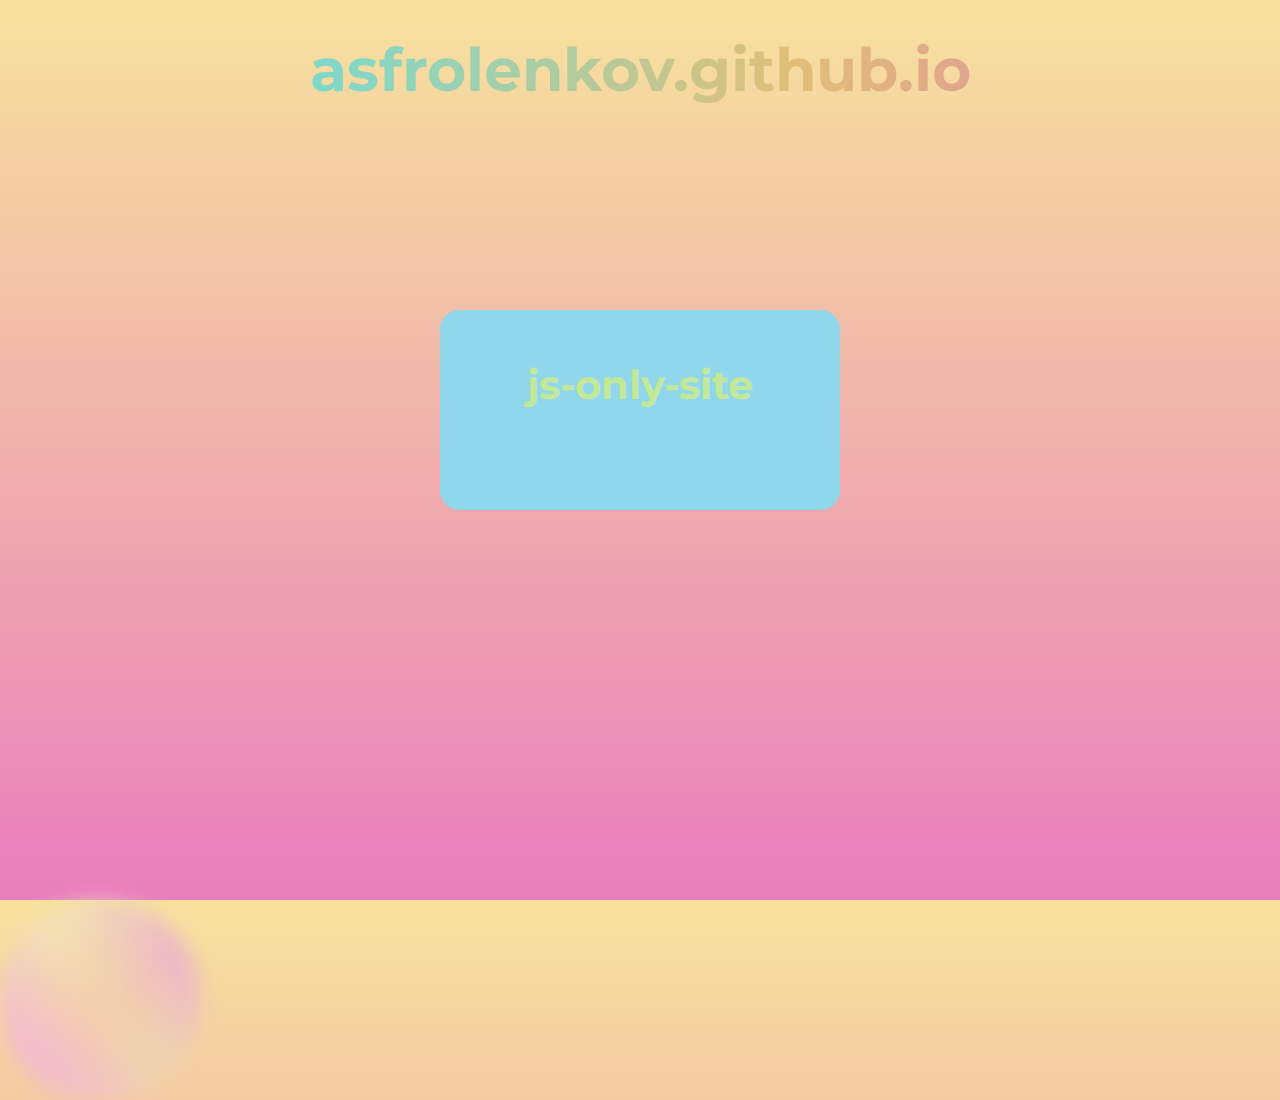
<file: index.html>
<!DOCTYPE html>
<html lang="en">
<head>
    <meta charset="UTF-8">
    <meta http-equiv="X-UA-Compatible" content="IE=edge">
    <meta name="viewport" content="width=device-width, initial-scale=1.0">

    <link rel="preconnect" href="https://fonts.googleapis.com">
    <link rel="preconnect" href="https://fonts.gstatic.com" crossorigin>
    <link href="https://fonts.googleapis.com/css2?family=Montserrat:wght@400;700&display=swap" rel="stylesheet">

    <link rel="stylesheet" href="./style.css">
    <title>Github Pages</title>
</head>
<body>
    <div class="wrapper">
        <div class="container">
            <h1 class="title">asfrolenkov.github.io</h1>
    
            <div class="box">
                <div class="block">
                    <span class="content" style="--i:0" data-button="0">js-only-site</span>
                    <span class="content" style="--i:1" data-button="1">employees_template-react-app</span>
                    <span class="content" style="--i:2" data-button="2">marvel-react-app</span>
                    <span class="content" style="--i:3" data-button="3">hero_admin-react-redux-app</span>
                </div>
            </div>
        </div>
        <div class="circle"></div>
    </div>
    
    <div class="modal">
        <div class="modal_content" data-modal="0">
            <button class="modal_close"></button>
            <h2 class="title modal_title">js-only-site</h2>
            <p class="modal_descr">Сайт реализованный без сторонних библиотек, построенный на модульной структуре.</p>
            <a href="https://asfrolenkov.github.io/buildFolder/js-only/" class="modal_link">На сайт</a>
        </div>
        <div class="modal_content" data-modal="1">
            <button class="modal_close"></button>
            <h2 class=" title modal_title">employees_template-react-app</h2>
            <p class="modal_descr">SPA учета сотрудников. В этом приложении реализован учет, фильтр и добавление/удаление сотрудников из базы данных(реализованная в виде state в приложении). Приложение построенно на классовых и функциональных компонентах.</p>
            <a href="https://asfrolenkov.github.io/buildFolder/spa/" class="modal_link">На сайт</a>
        </div>
        <div class="modal_content" data-modal="2">
            <button class="modal_close"></button>
            <h2 class=" title modal_title">marvel-react-app</h2>
            <p class="modal_descr">Приложение построенное на открытом Marvel API. На сайте можно найти персонажей из вселенной Marvel и комиксы в которых они участвовали.</p>
            <a href="https://asfrolenkov.github.io/buildFolder/marvel-app/" class="modal_link">На сайт</a>
        </div>
        <div class="modal_content" data-modal="3">
            <button class="modal_close"></button>
            <h2 class=" title modal_title">hero_admin-react-redux-app</h2>
            <p class="modal_descr">Административная панель создания персонажей и внесение их в базу данных(за это в проекте отвечает JSON файл). Для управления state в приложении используется RTK query.</p>
            <a href="https://asfrolenkov.github.io/buildFolder/admin-template/" class="modal_link">На сайт</a>
        </div>
    </div>   

    <script src="./script.js"></script>
</body>
</html>
</file>
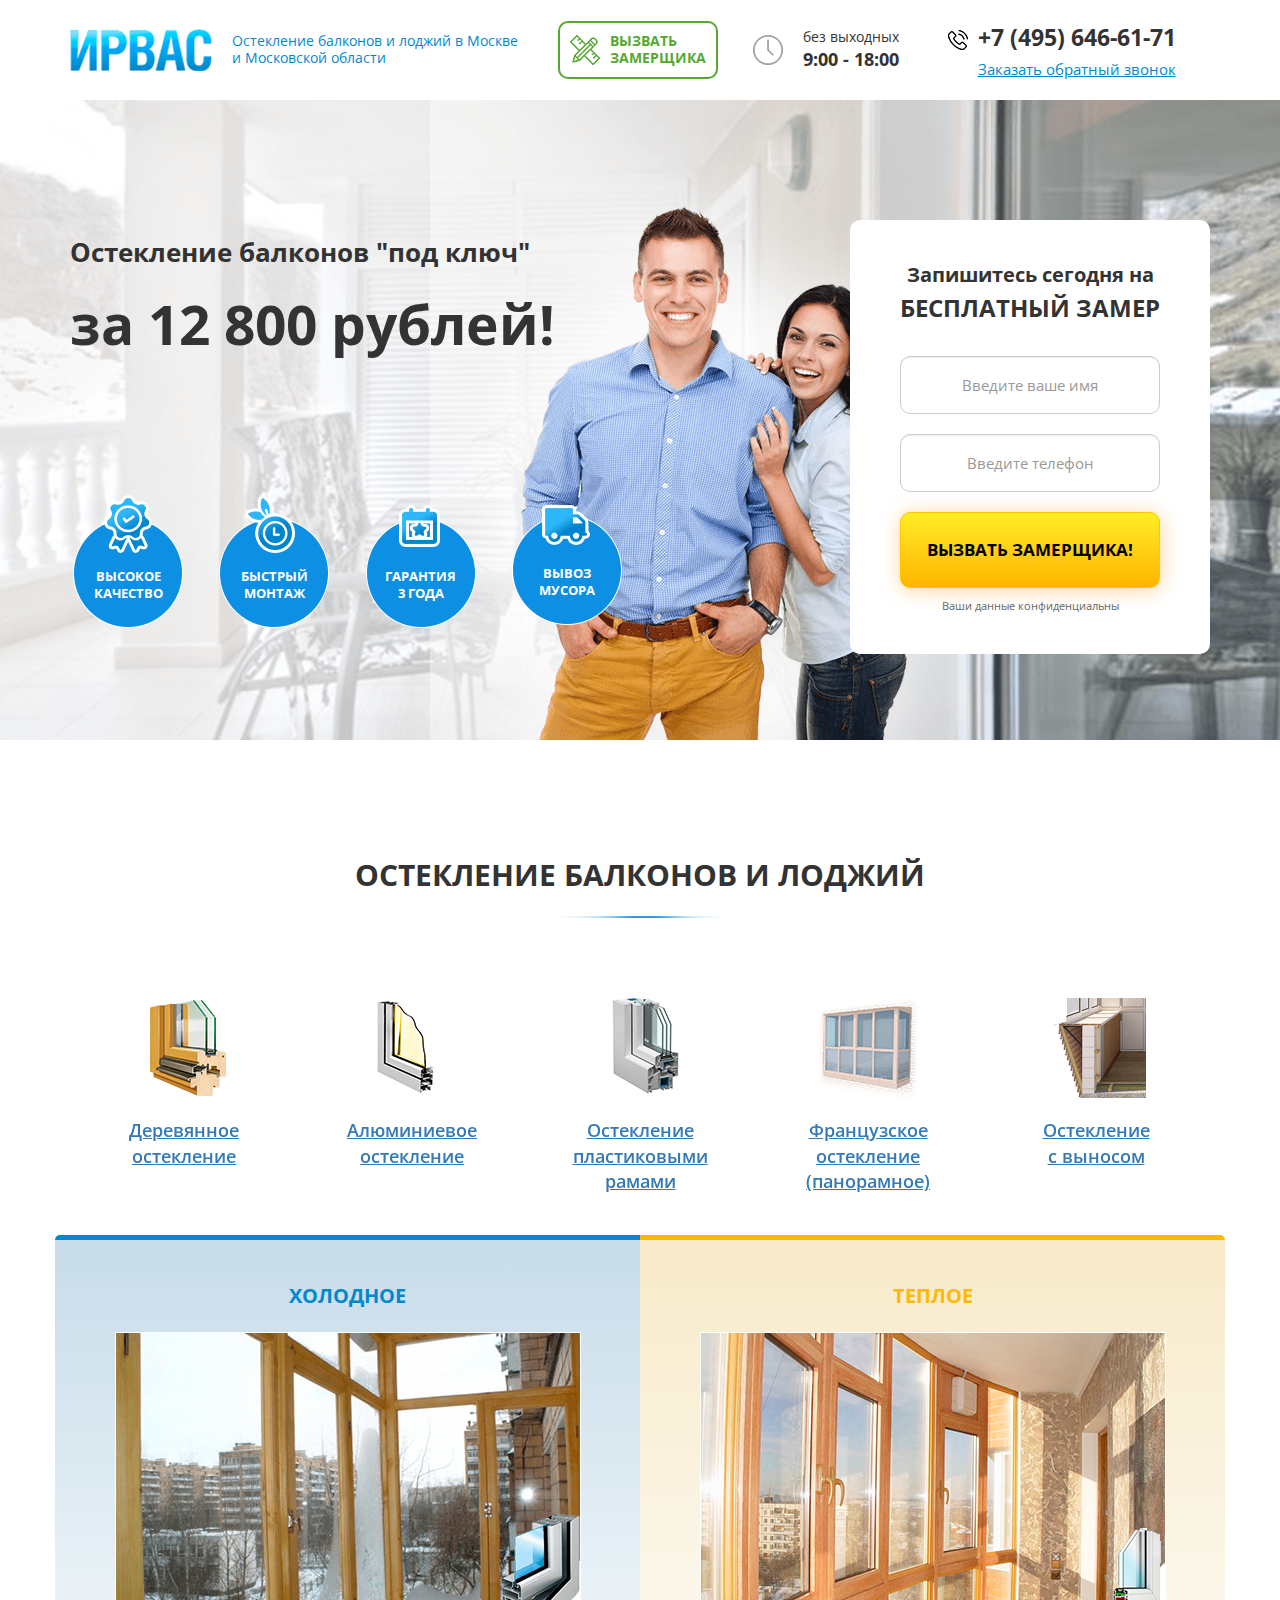
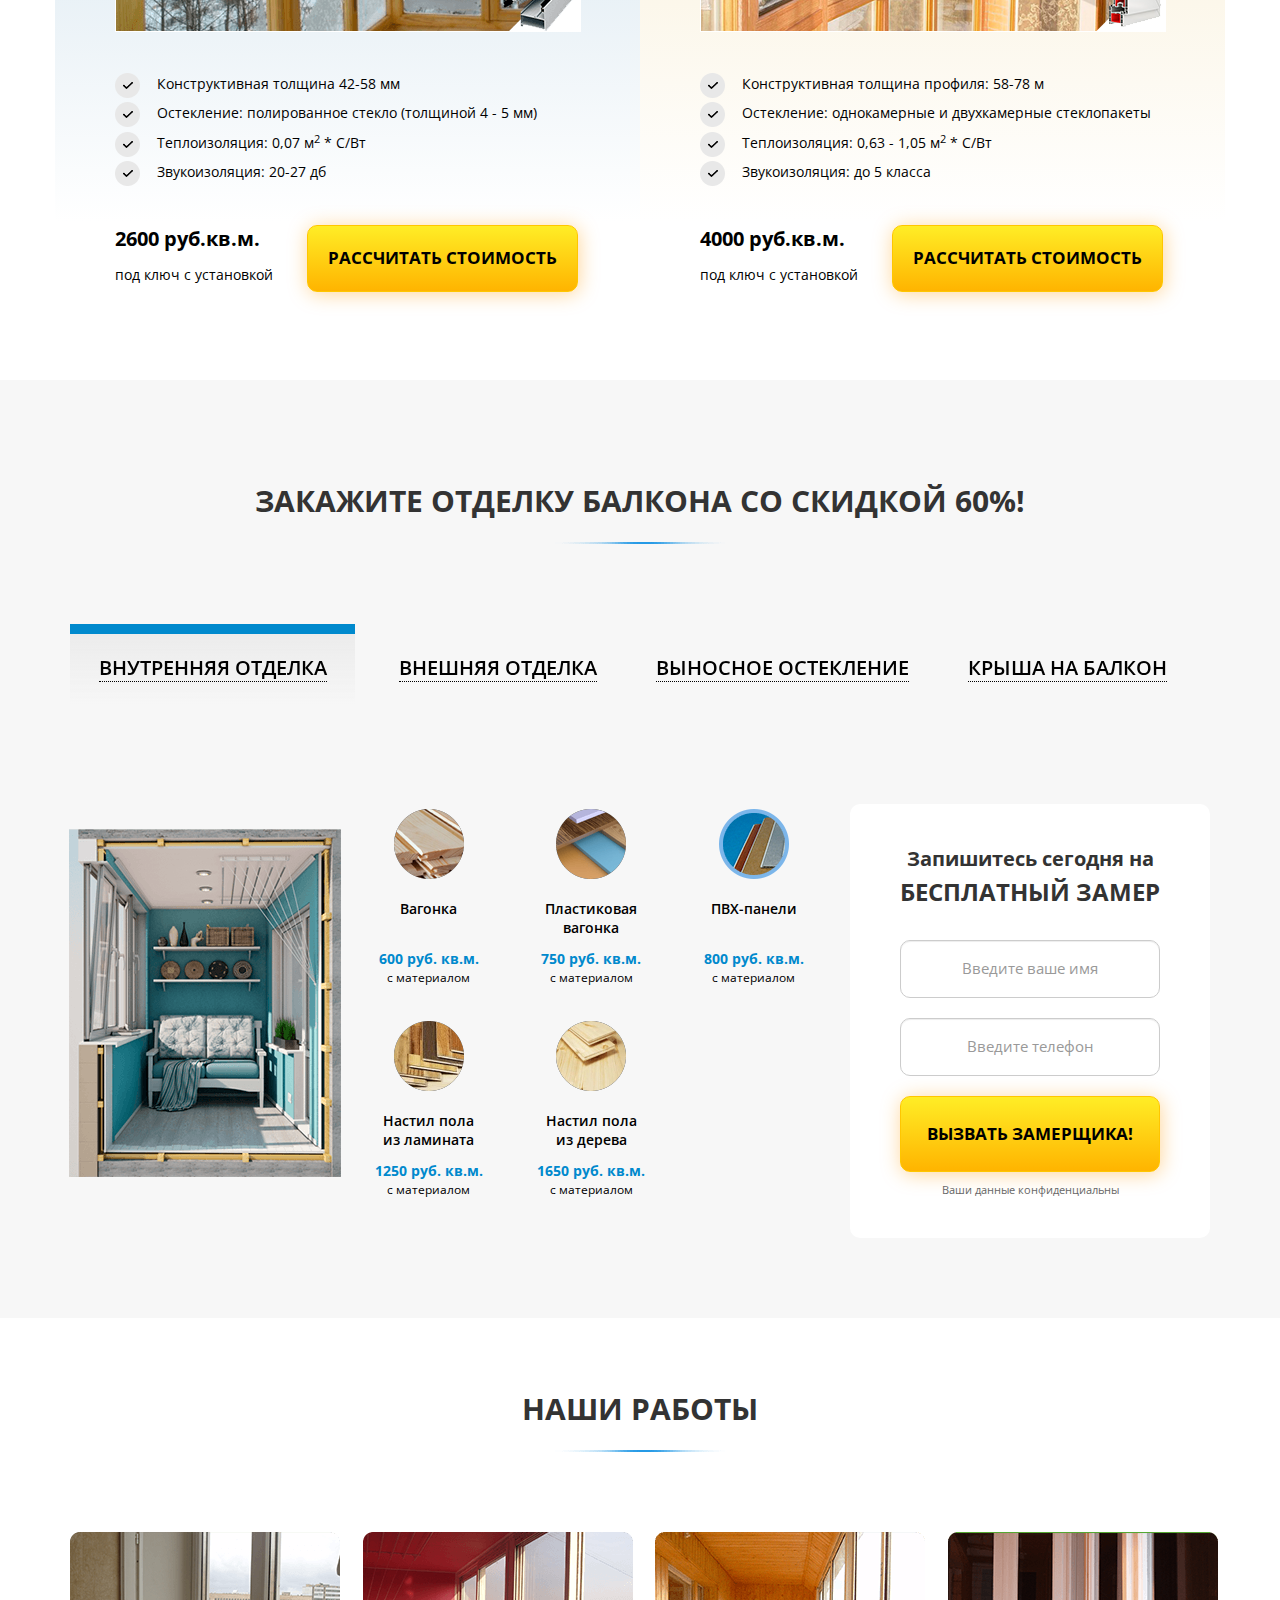
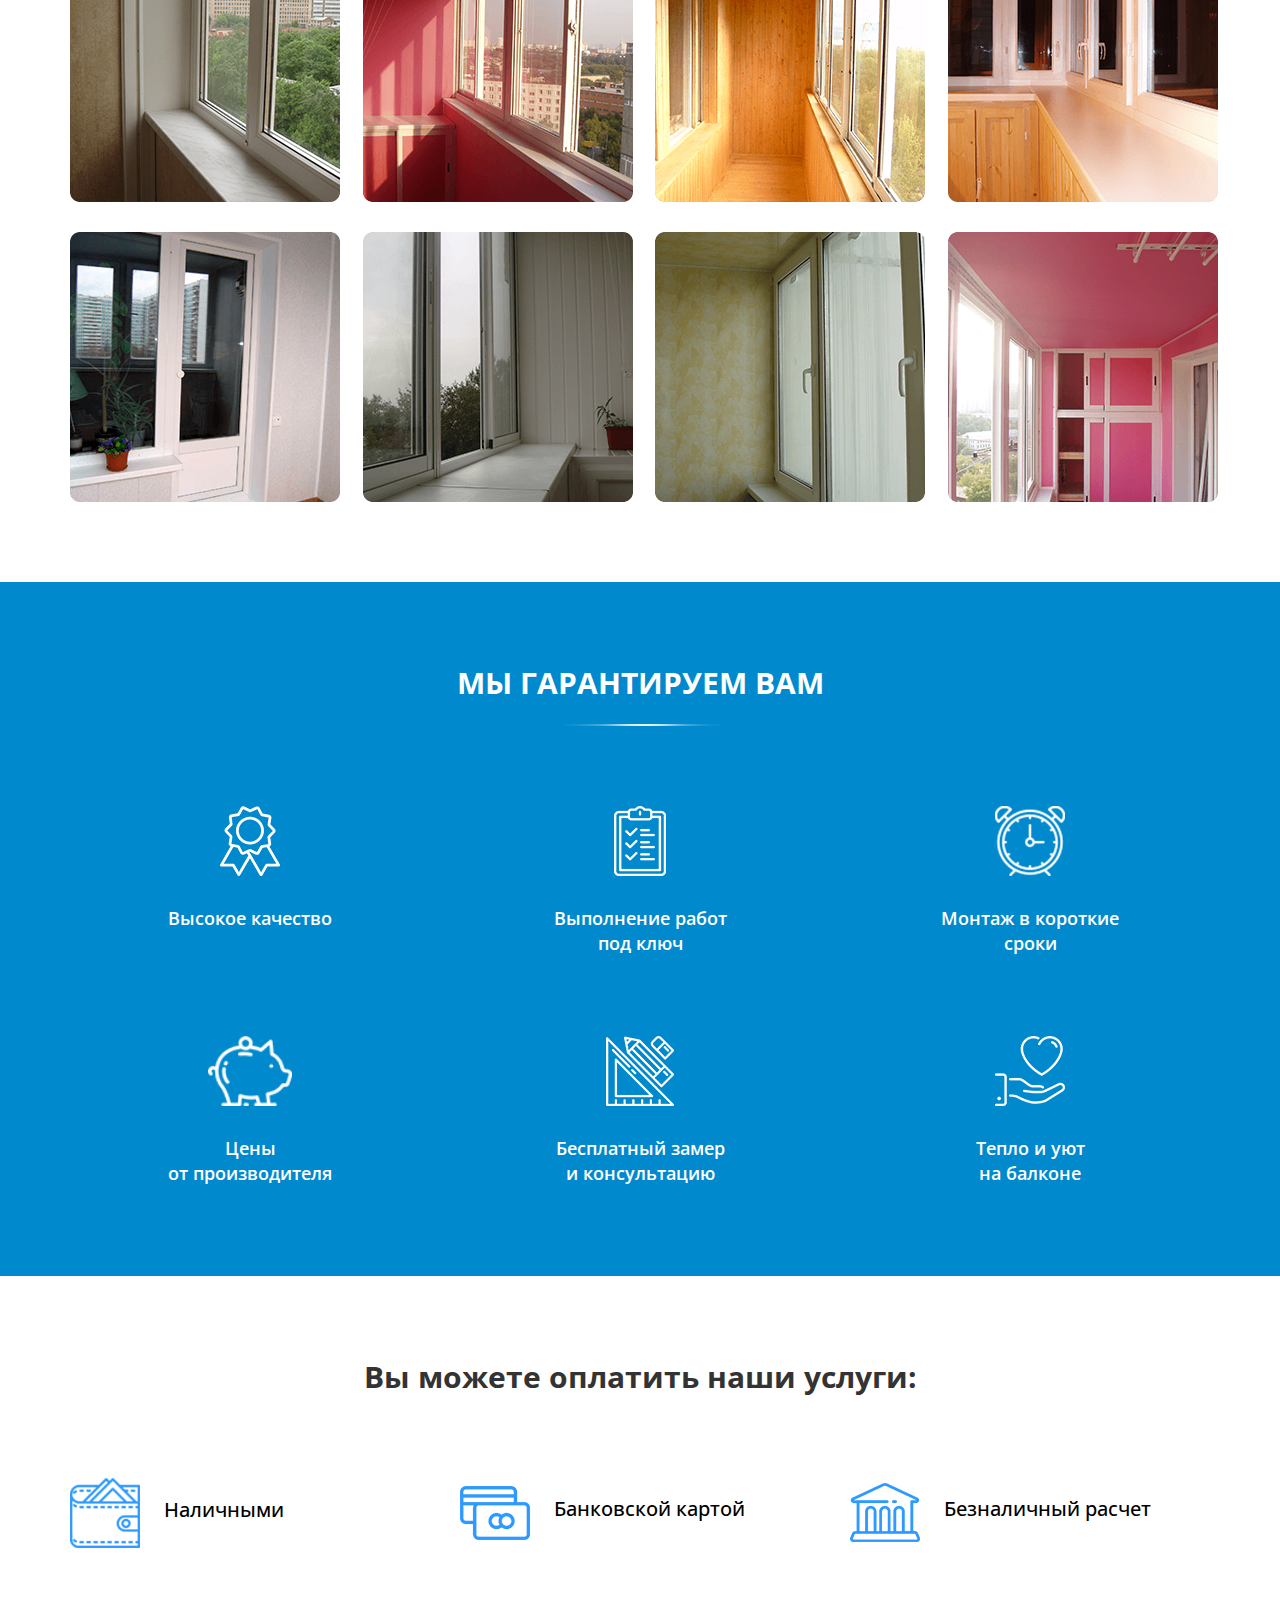
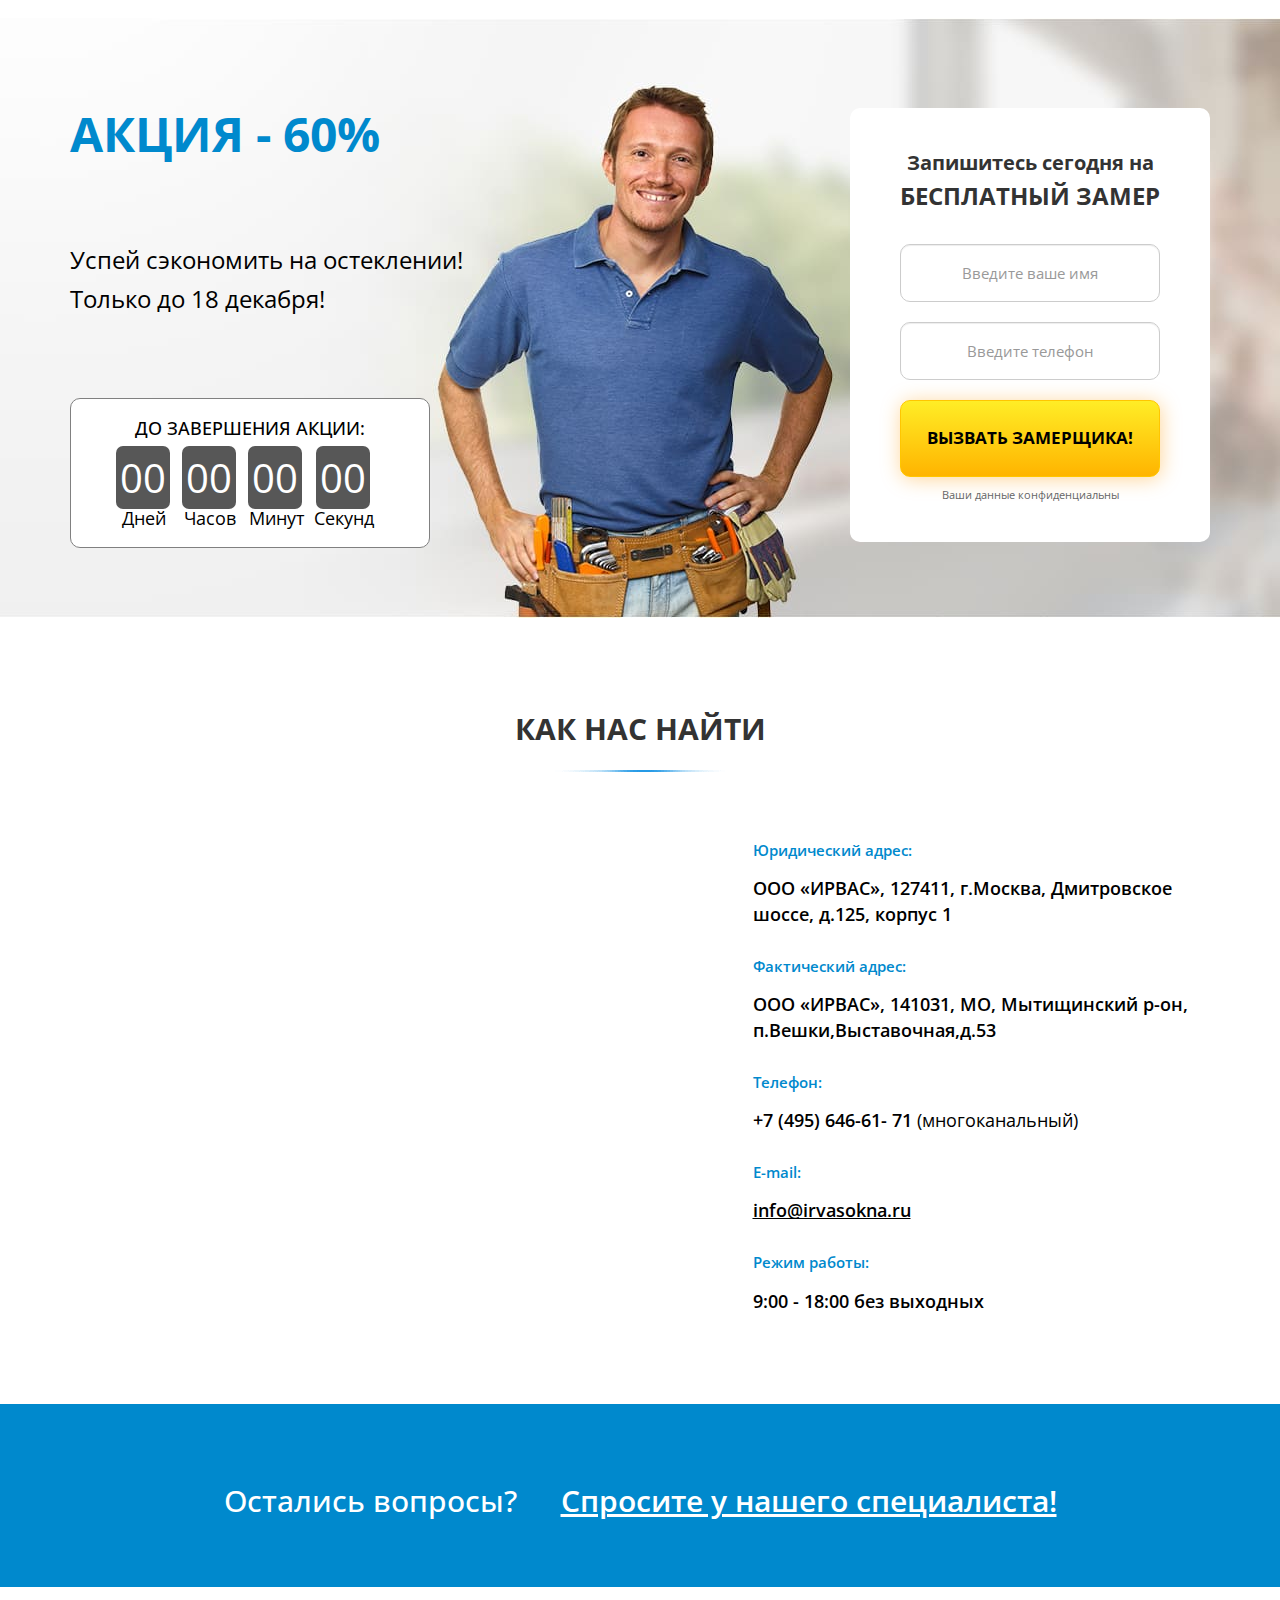
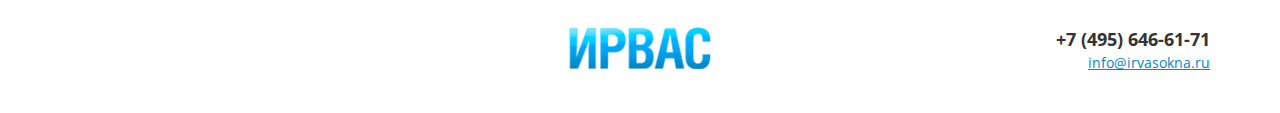
<file: js-only/index.html>
<!DOCTYPE html>
<html lang="ru">
  <head>
    <meta charset="utf-8">
    <meta http-equiv="X-UA-Compatible" content="IE=edge">
    <meta name="viewport" content="width=device-width, initial-scale=1">
    <link rel="icon" href="/favicon.ico">
    <title>Ирвас окна</title>
    <link href="assets/css/bootstrap.css" rel="stylesheet">
    <!-- Fonts -->
    <link href="https://fonts.googleapis.com/css?family=Open+Sans:400,700" rel="stylesheet">
    <!-- Slick Slider -->
    <link rel="stylesheet" href="assets/slick/slick.css">
    <link rel="stylesheet" href="assets/slick/slick-theme.css">
    <!-- Animate -->
    <link rel="stylesheet" href="assets/css/animate.min.css">
    <link href="assets/css/style.css" rel="stylesheet">
  </head>

  <body>
    <header class="header">
      <div class="container">
        <div class="row">

          <div class="col-md-5 col-sm-3 col-xs-12">
            <div class="logo">
              <div class="logo_img">
                <img src="assets/img/header/logo.png" alt="#">
              </div>
              <p>Остекление балконов и лоджий в Москве и Московской области</p>
            </div>
          </div>

          <div class="col-md-2 col-sm-3 col-xs-12">
           <div class="header_btn_wrap">
             <div class="header_btn_wrap_block">
               <button class="header_btn text-uppercase text-left popup_engineer_btn">
                   Вызвать <br>замерщика
               </button>
             </div>
           </div>
          </div>

          <div class="col-md-2 col-sm-3 col-xs-6 text-left">
            <div class="working_hours">
              <div class="working_hours_img">
                <img src="assets/img/header/clock.png" alt="#">
              </div>
              <p>без выходных <span>9:00 - 18:00</span></p>
            </div>
          </div>

          <div class="col-md-3 col-sm-3 col-xs-6">
            <div class="contact_us">
              <div class="contact_us_wrap">
                <a href="#"><img src="assets/img/header/phone.png" alt="#">+7 (495) 646-61-71</a>
                <a class="phone_link" href="#">Заказать обратный звонок</a>
              </div>
            </div>
          </div>

        </div>
      </div>
    </header>
    
    <!-- Main -->
    <main class="main">
      <div class="container">
        <div class="row">

          <div class="col-lg-6 col-md-7 wow fadeInLeft">
            <h1><span>Остекление балконов "под ключ"<br></span>за 12 800 рублей!</h1>
            <div class="main_features">

             <div class="row">

               <div class="col-sm-3 col-xs-6">
                 <div class="main_features_block">
                   <img src="assets/img/main/icons/quality.png" alt="">
                   <p>Высокое <br>качество</p>
                 </div>
               </div>

               <div class="col-sm-3 col-xs-6">
                 <div class="main_features_block">
                   <img src="assets/img/main/icons/time.png" alt="">
                   <p>Быстрый <br>монтаж</p>
                 </div>
               </div>

              <div class="col-sm-3 col-xs-6">
                <div class="main_features_block">
                  <img class="small_img" src="assets/img/main/icons/guaranty.png" alt="">
                  <p>Гарантия <br>3 года</p>
                </div>
              </div>

               <div class="col-sm-3 col-xs-6">
                 <div class="main_features_block">
                   <img class="small_img" src="assets/img/main/icons/delivery.png" alt="">
                   <p>Вывоз <br>мусора</p>
                 </div>
               </div>

             </div>

            </div>
          </div>

          <div class="col-lg-4 col-lg-offset-2 col-md-5 col-md-offset-0 col-sm-8 col-sm-offset-2 col-xs-12 wow fadeInRight">
            <form class="form main_form" action="#">
              <h2>Запишитесь сегодня на <br><span>бесплатный замер</span></h2>
              <input class="form-control form_input" name="user_name" required type="text" placeholder="Введите ваше имя">
              <input class="form-control form_input" name="user_phone" required type="text" placeholder="Введите телефон">
              <button class="text-uppercase btn-block button" name="submit" type="submit">Вызвать замерщика!</button>
              <p class="form_notice">Ваши данные конфиденциальны</p>
            </form>
          </div>

        </div>
      </div>
    </main>

    <!-- Glazing -->
    <section class="glazing">
      <div class="container">

        <div class="section_header">
          <h2>Остекление балконов и лоджий</h2>
          <div class="section_header_sub"></div>
        </div>

        <!-- Slider -->
        <div class="glazing_slider">
          <div class="glazing_block text-center wow fadeInUp">
            <img src="assets/img/glazing/icons/1.png" alt="#">
            <a class="tree_link">Деревянное <br>остекление</a>
          </div>
          <div class="glazing_block text-center wow fadeInUp" data-wow-delay="0.1s">
            <img src="assets/img/glazing/icons/2.png" alt="#">
            <a class="aluminum_link">Алюминиевое <br>остекление</a>
          </div>
          <div class="glazing_block text-center wow fadeInUp" data-wow-delay="0.2s">
            <img src="assets/img/glazing/icons/3.png" alt="#">
            <a class="plastic_link">Остекление <br>пластиковыми <br>рамами</a>
          </div>
          <div class="glazing_block text-center wow fadeInUp" data-wow-delay="0.3s">
            <img src="assets/img/glazing/icons/4.png" alt="#">
            <a class="french_link">Французское <br>остекление <br>(панорамное)</a>
          </div>
          <div class="glazing_block text-center wow fadeInUp" data-wow-delay="0.4s">
            <img src="assets/img/glazing/icons/5.png" alt="#">
            <a class="rise_link">Остекление <br>с выносом</a>
          </div>
        </div>

        <!-- Tree -->
        <div class="row tree glazing_content faded">

          <div class="col-md-6 no-padding">
           <div class="glazing_cold">
             <h3>Холодное</h3>
             <img src="assets/img/glazing/img_cold.png" alt="#">
             <ul>
               <li>Конструктивная толщина 42-58 мм</li>
               <li>Остекление: полированное стекло (толщиной 4 - 5 мм)</li>
               <li>Теплоизоляция: 0,07 м<sup>2</sup> * С/Вт</li>
               <li>Звукоизоляция: 20-27 дб</li>
             </ul>
           </div> 
            <div class="glazing_price">
                <p>2600 руб.кв.м.<br><span>под ключ с установкой</span></p>
                <button class="button glazing_price_btn text-uppercase popup_calc_btn">Рассчитать стоимость</button>
            </div>
          </div>

          <div class="col-md-6 no-padding">
            <div class="glazing_warm">
              <h3>теплое</h3>
              <img src="assets/img/glazing/img_warm.png" alt="#">
              <ul>
                <li>Конструктивная толщина профиля: 58-78 м</li>
                <li>Остекление: однокамерные и двухкамерные стеклопакеты</li>
                <li>Теплоизоляция: 0,63 - 1,05 м<sup>2</sup> * С/Вт</li>
                <li>Звукоизоляция: до 5 класса</li>
              </ul>
            </div> 
             <div class="glazing_price">
                 <p>4000 руб.кв.м.<br><span>под ключ с установкой</span></p>
                 <button class="button glazing_price_btn text-uppercase popup_calc_btn">Рассчитать стоимость</button>
             </div>
          </div>

        </div> <!-- /Tree -->

        <!-- Aluminum -->
        <div class="row aluminum glazing_content faded">

          <div class="col-md-6 no-padding">
           <div class="glazing_cold">
             <h3>Холодное</h3>
             <img src="assets/img/glazing/aluminum/cold.jpg" alt="#">
             <ul>
               <li>Конструктивная толщина 40-50 мм</li>
               <li>Остекление: полированное стекло (толщиной 4 - 5 мм)</li>
               <li>Теплоизоляция: 0,07 м<sup>2</sup> * С/Вт</li>
               <li>Звукоизоляция: 20-27 дб</li>
             </ul>
           </div> 
            <div class="glazing_price">
                <p>4000 руб.кв.м.<br><span>под ключ с установкой</span></p>
                <button class="button glazing_price_btn text-uppercase popup_calc_btn">Рассчитать стоимость</button>
            </div>
          </div>

          <div class="col-md-6 no-padding">
            <div class="glazing_warm">
              <h3>теплое</h3>
              <img src="assets/img/glazing/aluminum/warm.jpg" alt="#">
              <ul>
                <li>Конструктивная толщина профиля: 60-68 м</li>
                <li>Остекление: однокамерные и двухкамерные стеклопакеты</li>
                <li>Теплоизоляция: 0,63 - 1,05 м<sup>2</sup> * С/Вт</li>
                <li>Звукоизоляция: до 5 класса</li>
              </ul>
            </div> 
             <div class="glazing_price">
                 <p>8000 руб.кв.м.<br><span>под ключ с установкой</span></p>
                 <button class="button glazing_price_btn text-uppercase popup_calc_btn">Рассчитать стоимость</button>
             </div>
          </div>

        </div> <!-- /Aluminum -->

        <!-- Plastic -->
        <div class="row plastic glazing_content faded">

          <div class="col-md-6 col-md-offset-3 no-padding">
            <div class="glazing_warm">
              <h3>теплое</h3>
              <img src="assets/img/glazing/plastic/warm.jpg" alt="#">
              <ul>
                <li>Конструктивная толщина профиля: 58-70 м</li>
                <li>Остекление: однокамерные и двухкамерные стеклопакеты</li>
                <li>Теплоизоляция: 0,63 - 1,05 м<sup>2</sup> * С/Вт</li>
                <li>Звукоизоляция: до 5 класса</li>
              </ul>
            </div> 
             <div class="glazing_price">
                 <p>5500 руб.кв.м.<br><span>под ключ с установкой</span></p>
                 <button class="button glazing_price_btn text-uppercase popup_calc_btn">Рассчитать стоимость</button>
             </div>
          </div>

        </div> <!-- /Plastic -->

        <!-- French -->
        <div class="row french glazing_content faded">

          <div class="col-md-6 no-padding">
           <div class="glazing_cold">
             <h3>Пластик</h3>
             <img src="assets/img/glazing/french/plastic.jpg" alt="#">
             <ul>
               <li>Конструктивная толщина 58-70 мм</li>
               <li>Остекление: однокамерные и двухкамерные стеклопакеты</li>
               <li>Теплоизоляция: 0,63 - 1,05 м<sup>2</sup> * С/Вт</li>
               <li>Звукоизоляция: до 5 класса</li>
             </ul>
           </div> 
            <div class="glazing_price">
                <p>5500 руб.кв.м.<br><span>под ключ с установкой</span></p>
                <button class="button glazing_price_btn text-uppercase popup_calc_btn">Рассчитать стоимость</button>
            </div>
          </div>

          <div class="col-md-6 no-padding">
            <div class="glazing_warm">
              <h3>Алюминий</h3>
              <img src="assets/img/glazing/french/aluminum.jpg" alt="#">
              <ul>
                <li>Конструктивная толщина профиля: 60-68 мм</li>
                <li>Остекление: однокамерные и двухкамерные стеклопакеты</li>
                <li>Теплоизоляция: 0,63 - 1,05 м<sup>2</sup> * С/Вт</li>
                <li>Звукоизоляция: до 5 класса</li>
              </ul>
            </div> 
             <div class="glazing_price">
                 <p>8000 руб.кв.м.<br><span>под ключ с установкой</span></p>
                 <button class="button glazing_price_btn text-uppercase popup_calc_btn">Рассчитать стоимость</button>
             </div>
          </div>

        </div> <!-- /French -->

        <!-- Rise -->
        <div class="row rise glazing_content faded">

          <div class="col-md-6 no-padding">
           <div class="glazing_cold">
             <h3>Алюминий</h3>
             <img src="assets/img/glazing/rise/aluminum.jpg" alt="#">
             <ul>
               <li>Конструктивная толщина 40-50 мм</li>
               <li>Остекление: полированное стекло (толщиной 4 - 5 мм)</li>
               <li>Теплоизоляция: 0,07 м<sup>2</sup> * С/Вт</li>
               <li>Звукоизоляция: 20-27 дб</li>
             </ul>
           </div> 
            <div class="glazing_price">
                <p>4000 руб.кв.м.<br><span>под ключ с установкой</span></p>
                <button class="button glazing_price_btn text-uppercase popup_calc_btn">Рассчитать стоимость</button>
            </div>
          </div>

          <div class="col-md-6 no-padding">
            <div class="glazing_warm">
              <h3>Дерево</h3>
              <img src="assets/img/glazing/rise/tree.jpg" alt="#">
              <ul>
                <li>Конструктивная толщина профиля: 40-42 мм</li>
                <li>Остекление: полированное стекло (толщиной 4 мм)</li>
                <li>Теплоизоляция: 0,07 м<sup>2</sup> * С/Вт</li>
                <li>Звукоизоляция: 20-27 дб</li>
              </ul>
            </div> 
             <div class="glazing_price">
                 <p>8000 руб.кв.м.<br><span>под ключ с установкой</span></p>
                 <button class="button glazing_price_btn text-uppercase popup_calc_btn">Рассчитать стоимость</button>
             </div>
          </div>

        </div><!-- /Rise -->


      </div>
    </section>

    <!-- Decoration -->
    <section class="decoration">
      <div class="container">
        <div class="section_header">
          <h2>ЗАКАЖИТЕ ОТДЕЛКУ БАЛКОНА СО СКИДКОЙ 60%!</h2>
          <div class="section_header_sub"></div>
        </div>
        
        <!-- Slider -->
        <div class="decoration_slider">
            <div class="decoration_item  wow fadeInUp">
              <div class="internal_link no_click after_click"><a>Внутренняя отделка</a></div>
            </div>
            <div class="decoration_item wow fadeInUp" data-wow-delay="0.1s">
              <div class="external_link no_click"><a>Внешняя отделка</a></div>
            </div>
            <div class="decoration_item wow fadeInUp" data-wow-delay="0.2s">
              <div class="rising_link no_click"><a>Выносное остекление</a></div>
            </div>
            <div class="decoration_item wow fadeInUp" data-wow-delay="0.3s">
              <div class="roof_link no_click"><a>Крыша на балкон</a></div>
            </div>
        </div>

        <div class="decoration_content">

          <div class="row">
            
            <!-- internal -->
            <div class="internal">
              <div class="col-lg-3 col-md-4 col-md-offset-0 col-sm-6 col-sm-offset-3 col-xs-8 col-xs-offset-2 no-padding">
                <div class="decoration_img">
                  <img src="assets/img/decoration/decoration_img.png" alt="">
                </div>
              </div>
              <!-- Material -->
              <div class="col-lg-5 col-md-8 col-xs-12">
               <div class="row">
                 <div class="col-lg-4 col-md-4 col-sm-4 col-xs-6">
                   <div class="decoration_content_material text-center">
                     <img src="assets/img/decoration/material/lining.png" alt="#">
                     <h3>Вагонка</h3>
                     <p>600 руб. кв.м.<span>с материалом</span></p>
                   </div>
                 </div>
                 <div class="col-lg-4 col-md-4 col-sm-4 col-xs-6">
                   <div class="decoration_content_material text-center">
                     <img src="assets/img/decoration/material/plastic.png" alt="#">
                     <h3>Пластиковая вагонка</h3>
                     <p>750 руб. кв.м.<span>с материалом</span></p>
                   </div>
                 </div>
                 <div class="col-lg-4 col-md-4 col-sm-4 col-xs-6">
                   <div class="decoration_content_material text-center">
                     <img src="assets/img/decoration/material/pvh.png" alt="#">
                     <h3>ПВХ-панели</h3>
                     <p>800 руб. кв.м.<span>с материалом</span></p>
                   </div>
                 </div>
                 <div class="col-lg-4 col-md-4 col-sm-4 col-xs-6">
                   <div class="decoration_content_material text-center">
                     <img src="assets/img/decoration/material/laminate.png" alt="#">
                     <h3>Настил пола <br>из ламината</h3>
                     <p>1250 руб. кв.м.<span>с материалом</span></p>
                   </div>
                 </div>
                 <div class="col-lg-4 col-md-4 col-sm-4 col-xs-6">
                   <div class="decoration_content_material text-center">
                     <img src="assets/img/decoration/material/tree.png" alt="#">
                     <h3>Настил пола <br>из дерева</h3>
                     <p>1650 руб. кв.м.<span>с материалом</span></p>
                   </div>
                 </div>
               </div>
              </div>
              <div class="col-lg-4 col-lg-offset-0 col-md-6 col-md-offset-3 col-sm-8 col-sm-offset-2 col-xs-12">
                <form class="form main_form decoration_form" action="#">
                  <h2>Запишитесь сегодня на <br><span>бесплатный замер</span></h2>
                  <input class="form-control form_input" name="user_name" required type="text" placeholder="Введите ваше имя">
                  <input class="form-control form_input" name="user_phone" required type="text" placeholder="Введите телефон">
                  <button class="text-uppercase btn-block button" name="submit" type="submit">Вызвать замерщика!</button>
                  <p class="form_notice">Ваши данные конфиденциальны</p>
                </form>
              </div> 
            </div> <!-- /internal -->

            <!-- external -->
            <div class="external">
              <div class="col-lg-3 col-md-4 col-md-offset-0 col-sm-6 col-sm-offset-3 col-xs-8 col-xs-offset-2 no-padding">
                <div class="decoration_img">
                  <img src="assets/img/decoration/2/decoration2_img.png" alt="" style="margin-top: 3rem;">
                </div>
              </div>
              <!-- Material -->
              <div class="col-lg-5 col-md-8 col-xs-12">
               <div class="row">
                 <div class="col-lg-4 col-md-4 col-sm-4 col-xs-6">
                   <div class="decoration_content_material text-center">
                     <img src="assets/img/decoration/2/metal.png" alt="#">
                     <h3>Металлический <br>сайдинг</h3>
                     <p>600 руб. кв.м.<span>с материалом</span></p>
                   </div>
                 </div>
                 <div class="col-lg-4 col-md-4 col-sm-4 col-xs-6">
                   <div class="decoration_content_material text-center">
                     <img src="assets/img/decoration/2/plastic.png" alt="#">
                     <h3>Пластиковая <br>вагонка</h3>
                     <p>750 руб. кв.м.<span>с материалом</span></p>
                   </div>
                 </div>
                 <div class="col-lg-4 col-md-4 col-sm-4 col-xs-6">
                   <div class="decoration_content_material text-center">
                     <img src="assets/img/decoration/2/profnastil.png" alt="#">
                     <h3>Профнастил</h3>
                     <p>800 руб. кв.м.<span>с материалом</span></p>
                   </div>
                 </div>
                 <div class="col-lg-4 col-md-4 col-sm-4 col-xs-6">
                   <div class="decoration_content_material text-center">
                     <img src="assets/img/decoration/2/tree.png" alt="#">
                     <h3>Деревянная <br>вагонка</h3>
                     <p>1250 руб. кв.м.<span>с материалом</span></p>
                   </div>
                 </div>
                 <div class="col-lg-4 col-md-4 col-sm-4 col-xs-6">
                   <div class="decoration_content_material text-center">
                     <img src="assets/img/decoration/2/vinil.png" alt="#">
                     <h3>Виниловый <br>сайдинг</h3>
                     <p>1650 руб. кв.м.<span>с материалом</span></p>
                   </div>
                 </div>
               </div>
              </div>
              <div class="col-lg-4 col-lg-offset-0 col-md-6 col-md-offset-3 col-sm-8 col-sm-offset-2 col-xs-12">
                <form class="form main_form decoration_form" action="#">
                  <h2>Запишитесь сегодня на <br><span>бесплатный замер</span></h2>
                  <input class="form-control form_input" name="user_name" required type="text" placeholder="Введите ваше имя">
                  <input class="form-control form_input" name="user_phone" required type="text" placeholder="Введите телефон">
                  <button class="text-uppercase btn-block button" name="submit" type="submit">Вызвать замерщика!</button>
                  <p class="form_notice">Ваши данные конфиденциальны</p>
                </form>
              </div> 
            </div>
            <!-- .external -->

            <!-- rising -->
            <div class="rising">
              <div class="col-lg-3 col-md-4 col-md-offset-0 col-sm-6 col-sm-offset-3 col-xs-8 col-xs-offset-2 no-padding">
                <div class="decoration_img">
                  <img src="assets/img/decoration/3/decoration3_img.jpg" alt="" style="margin-top: 3rem;">
                </div>
              </div>
              <!-- Material -->
              <div class="col-lg-5 col-md-8 col-xs-12">
               <div class="row">
                 <div class="col-lg-4 col-md-4 col-sm-4 col-xs-6">
                   <div class="decoration_content_material text-center">
                     <img src="assets/img/decoration/3/aluminum.png" alt="#">
                     <h3>Алюминиевый <br>профиль</h3>
                     <p>600 руб. кв.м.<span>с материалом</span></p>
                   </div>
                 </div>
                 <div class="col-lg-4 col-md-4 col-sm-4 col-xs-6">
                   <div class="decoration_content_material text-center">
                     <img src="assets/img/decoration/3/bezram.png" alt="#">
                     <h3>Безрамное <br>остекление</h3>
                     <p>750 руб. кв.м.<span>с материалом</span></p>
                   </div>
                 </div>
                 <div class="col-lg-4 col-md-4 col-sm-4 col-xs-6">
                   <div class="decoration_content_material text-center">
                     <img src="assets/img/decoration/3/pvh.png" alt="#">
                     <h3>ПВХ <br>профиль</h3>
                     <p>800 руб. кв.м.<span>с материалом</span></p>
                   </div>
                 </div>
                 <div class="col-lg-4 col-md-4 col-sm-4 col-xs-6">
                   <div class="decoration_content_material text-center">
                     <img src="assets/img/decoration/3/tree.png" alt="#">
                     <h3>Деревянный <br>профиль</h3>
                     <p>1250 руб. кв.м.<span>с материалом</span></p>
                   </div>
                 </div>
               </div>
              </div>
              <div class="col-lg-4 col-lg-offset-0 col-md-6 col-md-offset-3 col-sm-8 col-sm-offset-2 col-xs-12">
                <form class="form main_form decoration_form" action="#">
                  <h2>Запишитесь сегодня на <br><span>бесплатный замер</span></h2>
                  <input class="form-control form_input" name="user_name" required type="text" placeholder="Введите ваше имя">
                  <input class="form-control form_input" name="user_phone" required type="text" placeholder="Введите телефон">
                  <button class="text-uppercase btn-block button" name="submit" type="submit" >Вызвать замерщика!</button>
                  <p class="form_notice">Ваши данные конфиденциальны</p>
                </form>
              </div> 
            </div>
            <!-- /rising -->

            <!-- roof -->
            <div class="roof">
              <div class="col-lg-3 col-md-4 col-md-offset-0 col-sm-6 col-sm-offset-3 col-xs-8 col-xs-offset-2 no-padding">
                <div class="decoration_img">
                  <img src="assets/img/decoration/4/decoration4_img.png" alt="" style="margin-top: 3rem;">
                </div>
              </div>
              <!-- Material -->
              <div class="col-lg-5 col-md-8 col-xs-12">
               <div class="row">
                 <div class="col-lg-4 col-md-4 col-sm-4 col-xs-6">
                   <div class="decoration_content_material text-center">
                     <img src="assets/img/decoration/4/gofrolist.png" alt="#">
                     <h3>Гофролист</h3>
                     <p>600 руб. кв.м.<span>с материалом</span></p>
                   </div>
                 </div>
                 <div class="col-lg-4 col-md-4 col-sm-4 col-xs-6">
                   <div class="decoration_content_material text-center">
                     <img src="assets/img/decoration/4/metallocherepitsa.png" alt="#">
                     <h3>Металлочерепица</h3>
                     <p>750 руб. кв.м.<span>с материалом</span></p>
                   </div>
                 </div>
                 <div class="col-lg-4 col-md-4 col-sm-4 col-xs-6">
                   <div class="decoration_content_material text-center">
                     <img src="assets/img/decoration/4/ondulin.png" alt="#">
                     <h3>Ондулин</h3>
                     <p>800 руб. кв.м.<span>с материалом</span></p>
                   </div>
                 </div>
                 <div class="col-lg-4 col-md-4 col-sm-4 col-xs-6">
                   <div class="decoration_content_material text-center">
                     <img src="assets/img/decoration/4/polikarbonat.png" alt="#">
                     <h3>Поликарбонат</h3>
                     <p>1250 руб. кв.м.<span>с материалом</span></p>
                   </div>
                 </div>
                 <div class="col-lg-4 col-md-4 col-sm-4 col-xs-6">
                   <div class="decoration_content_material text-center">
                     <img src="assets/img/decoration/4/steklopaket.png" alt="#">
                     <h3>Стеклопакет</h3>
                     <p>1650 руб. кв.м.<span>с материалом</span></p>
                   </div>
                 </div>
               </div>
              </div>
              <div class="col-lg-4 col-lg-offset-0 col-md-6 col-md-offset-3 col-sm-8 col-sm-offset-2 col-xs-12">
                <form class="form main_form decoration_form" action="#">
                  <h2>Запишитесь сегодня на <br><span>бесплатный замер</span></h2>
                  <input class="form-control form_input" name="user_name" required type="text" placeholder="Введите ваше имя">
                  <input class="form-control form_input" name="user_phone" required type="text" placeholder="Введите телефон">
                  <button class="text-uppercase btn-block button" name="submit" type="submit">Вызвать замерщика!</button>
                  <p class="form_notice">Ваши данные конфиденциальны</p>
                </form>
              </div> 
            </div>
            <!-- /roof -->

          </div><!-- row -->

        </div> <!-- decoration_content -->

      </div> <!-- container -->
    </section>

    <div class="overlay"></div>

    <!-- Our works -->
    <section class="works">
      
      <div class="container">
        <div class="section_header">
          <h2>Наши работы</h2>
          <div class="section_header_sub"></div>
        </div>
        <div class="row">
            <div class="col-lg-3 col-md-4 col-sm-6 col-xs-12 text-center wow fadeIn"><a href="assets/img/our_works/big_img/1.png"><img class="preview" src="assets/img/our_works/1.png" alt="window"></a></div>
            <div class="col-lg-3 col-md-4 col-sm-6 col-xs-12 text-center wow fadeIn" data-wow-delay="0.1s"><a href="assets/img/our_works/big_img/2.png"><img class="preview" src="assets/img/our_works/2.png" alt="window"></a></div>
            <div class="col-lg-3 col-md-4 col-sm-6 col-xs-12 text-center wow fadeIn" data-wow-delay="0.2s"><a href="assets/img/our_works/big_img/3.png"><img class="preview" src="assets/img/our_works/3.png" alt="window"></a></div>
            <div class="col-lg-3 col-md-4 col-sm-6 col-xs-12 text-center wow fadeIn" data-wow-delay="0.3s"><a href="assets/img/our_works/big_img/4.png"><img class="preview" src="assets/img/our_works/4.png" alt="window"></a></div>
            <div class="col-lg-3 col-md-4 col-sm-6 col-xs-12 text-center wow fadeIn" data-wow-delay="0.4s"><a href="assets/img/our_works/big_img/5.png"><img class="preview" src="assets/img/our_works/5.png" alt="window"></a></div>
            <div class="col-lg-3 col-md-4 col-sm-6 col-xs-12 text-center wow fadeIn" data-wow-delay="0.5s"><a href="assets/img/our_works/big_img/6.png"><img class="preview" src="assets/img/our_works/6.png" alt="window"></a></div>
            <div class="col-lg-3 col-md-4 col-sm-6 col-xs-12 text-center wow fadeIn" data-wow-delay="0.6s"><a href="assets/img/our_works/big_img/7.png"><img class="preview" src="assets/img/our_works/7.png" alt="window"></a></div>
            <div class="col-lg-3 col-md-4 col-sm-6 col-xs-12 text-center wow fadeIn" data-wow-delay="0.7s"><a href="assets/img/our_works/big_img/8.png"><img class="preview" src="assets/img/our_works/8.png" alt="window"></a></div>
        </div>
      </div>
    </section>

    <!-- Guarantees -->
    <section class="guarantees">
      <div class="container">
        <div class="section_header guarantees_header">
          <h2>мы гарантируем вам</h2>
          <div class="section_header_sub guarantees_header_sub"></div>
        </div>
        <div class="row">
          <div class="col-md-4 col-sm-6 col-xs-6 text-center wow fadeInUp">
            <div class="guarantees_block">
              <img src="assets/img/guarantees/1.png" alt="#">
              <h3>Высокое качество</h3>
            </div>
          </div>
          <div class="col-md-4 col-sm-6 col-xs-6 text-center wow fadeInUp" data-wow-delay="0.1s">
            <div class="guarantees_block">
              <img src="assets/img/guarantees/2.png" alt="">
              <h3>Выполнение работ <br>под ключ</h3>
            </div>
          </div>
          <div class="col-md-4 col-sm-6 col-xs-6 text-center wow fadeInUp" data-wow-delay="0.2s">
            <div class="guarantees_block">
              <img src="assets/img/guarantees/3.png" alt="">
              <h3>Монтаж в короткие <br>сроки</h3>
            </div>
          </div>
          <div class="col-md-4 col-sm-6 col-xs-6 text-center wow fadeInUp" data-wow-delay="0.3s">
            <div class="guarantees_block">
              <img src="assets/img/guarantees/4.png" alt="">
              <h3>Цены <br>от производителя</h3>
            </div>
          </div>
          <div class="col-md-4 col-sm-6 col-xs-6 text-center wow fadeInUp" data-wow-delay="0.4s">
            <div class="guarantees_block">
              <img src="assets/img/guarantees/5.png" alt="">
              <h3>Бесплатный замер <br>и консультацию</h3>
            </div>
          </div>
          <div class="col-md-4 col-sm-6 col-xs-6 text-center wow fadeInUp" data-wow-delay="0.5s">
            <div class="guarantees_block">
              <img src="assets/img/guarantees/6.png" alt="">
              <h3>Тепло и уют <br>на балконе</h3>
            </div>
          </div>
        </div>
      </div>
    </section>

    <!-- Payment -->
    <section class="payment">
      <div class="container">
        <div class="section_header payment_header">
          <h2>Вы можете оплатить наши услуги:</h2>
        </div>
        <div class="row">
          <div class="col-md-4 col-sm-4 wow bounceIn">
            <div class="payment_item">
              <div class="payment_img">
                <img src="assets/img/payment/wallet.png" alt="">
              </div>
              <h3>Наличными</h3>
            </div>
          </div>
          <div class="col-md-4 col-sm-4 wow bounceIn" data-wow-delay="0.3s">
            <div class="payment_item">
              <div class="payment_img">
                <img src="assets/img/payment/credit-card.png" alt="">
              </div>
              <h3>Банковской картой</h3>
            </div>
          </div>
          <div class="col-md-4 col-sm-4 wow bounceIn" data-wow-delay="0.6s">
           <div class="payment_item">
             <div class="payment_img">
               <img src="assets/img/payment/museum.png" alt="">
             </div>
             <h3>Безналичный расчет</h3>
           </div>
          </div>
        </div>
      </div>
    </section>

    <!-- Sale -->
    <section class="sale">
      <div class="container">
        <div class="row">
          <div class="col-lg-5 col-md-6 wow fadeInLeft">
            <h2 class="sale_title">Акция - 60%</h2>
            <p class="sale_subtitle">Успей сэкономить на остеклении! Только до 18 декабря!</p>
            <div class="timer1" id="timer">
                <p><h4>ДО ЗАВЕРШЕНИЯ АКЦИИ:</h4></p>
                <div class="container1">
                    <div class="numbers1"><div><span id="days">08</span></div><div class="description1">Дней</div></div>
                    <div class="numbers1"><div><span id="hours">18</span></div><div class="description1">Часов</div></div>
                    <div class="numbers1"><div><span id="minutes">33</span></div><div class="description1">Минут</div></div>
                    <div class="numbers1"><div><span id="seconds">44</span></div><div class="description1">Секунд</div></div>      
                </div>
              </div>
          </div>
        
          <div class="col-lg-4 col-lg-offset-3 col-md-5 col-md-offset-1 col-sm-8 col-sm-offset-2 wow fadeInRight">
            <form class="form main_form" action="#">
              <h2>Запишитесь сегодня на <br><span>бесплатный замер</span></h2>
              <input class="form-control form_input" name="user_name" required type="text" placeholder="Введите ваше имя">
              <input class="form-control form_input" name="user_phone" required type="text" placeholder="Введите телефон">
              <button class="text-uppercase btn-block button" name="submit" type="submit">Вызвать замерщика!</button>
              <p class="form_notice">Ваши данные конфиденциальны</p>
            </form>
          </div>
        </div>
      </div>
    </section>

    <!-- Contacts -->
    <section class="contacts">
      <div class="container">
        <div class="section_header">
          <h2>Как нас найти</h2>
          <div class="section_header_sub"></div>
        </div>
        <div class="row">
          <div class="col-lg-6 col-md-6 wow fadeInLeft">
            <iframe class="map" src="https://www.google.com/maps/embed?pb=!1m18!1m12!1m3!1d2235.2618174047184!2d37.602909316080805!3d55.92749898597191!2m3!1f0!2f0!3f0!3m2!1i1024!2i768!4f13.1!3m3!1m2!1s0x46b53a0ac32d875f%3A0xe1064c1e68c2b74a!2z0JLRi9GB0YLQsNCy0L7Rh9C90LDRjywgNTMsINCS0LXRiNC60LgsINCc0L7RgdC60L7QstGB0LrQsNGPINC-0LHQuy4sIDEyNzU0Mw!5e0!3m2!1sru!2sru!4v1510535523155" width="550" height="450" style="border:0" allowfullscreen></iframe>
          </div>
          <div class="col-lg-5 col-lg-offset-1 col-md-6 col-md-offset-0 wow fadeInRight">
            <div class="contacts_info">
              <h3>Юридический адрес:</h3>
              <p>ООО «ИРВАС», 127411, г.Москва, Дмитровское шоссе, д.125, корпус 1</p>
              <h3>Фактический адрес:</h3>
              <p>ООО «ИРВАС», 141031, МО, Мытищинский р-он, п.Вешки,Выставочная,д.53</p>
              <h3>Телефон:</h3>
              <p>+7 (495) 646-61- 71 <span>(многоканальный)</span></p>
              <h3>E-mail:</h3>
              <a href="#">info@irvasokna.ru</a>
              <h3>Режим работы:</h3>
              <p>9:00 - 18:00 без выходных</p>
            </div>
          </div>
        </div>
      </div>
    </section>

    <!-- Feedback -->
    <section class="feedback">
      <div class="container">
        <div class="feedback_block text-center">
          <h3>Остались вопросы?</h3>
          <a class="phone_link" href="#">Спросите у нашего специалиста!</a>
        </div>
      </div>
    </section>

    <!-- Footer -->
    <footer class="footer">
      <div class="container">
        <div class="row">
          <div class="col-sm-4 col-sm-push-8 col-xs-12">
            <div class="contacts">
              <a class="phone" href="#">+7 (495) 646-61-71</a>
              <a class="email" href="#">info@irvasokna.ru</a>
            </div>
          </div>
          <div class="col-sm-4 col-xs-12">
            <div class="logo">
              <img src="assets/img/header/logo.png" alt="#">
            </div>
          </div>
          <div class="col-sm-4 col-sm-pull-8 col-xs-12">
            <div class="copyright">
            </div>
          </div>
        </div>
      </div>
    </footer>

    <!-- Modals -->
    <!-- Request a call -->
    <div class="popup" data-modal>
        <div class="popup_dialog">
            <div class="popup_content text-center">
                <button type="button" class="popup_close"><strong>&times;</strong></button>
                <div class="popup_form">
                    <form class="form" action="#">
                      <h2>Введите ваши данные <br>и нажмите заказать звонок</h2>
                        <input class="form-control form_input" name="user_name" required type="text" placeholder="Введите ваше имя">
                        <input class="form-control form_input" name="user_phone" required type="text" placeholder="Введите телефон">
                        <button class="text-uppercase btn-block button" name="submit" type="submit">Заказать звонок</button>
                        <p class="form_notice">Перезвоним в течение 10 минут</p>
                    </form>
                </div>
            </div>
        </div>
    </div>

    <!-- Request an engineer -->
    <div class="popup_engineer" data-modal>
        <div class="popup_dialog">
            <div class="popup_content text-center">
                <button type="button" class="popup_close"><strong>&times;</strong></button>
                <div class="popup_form">
                    <form class="form" action="#">
                      <h2>Запишитесь сегодня на <br><span>бесплатный замер</span></h2>
                      <input class="form-control form_input" name="user_name" required type="text" placeholder="Введите ваше имя">
                      <input class="form-control form_input" name="user_phone" required type="text" placeholder="Введите телефон">
                      <button class="text-uppercase btn-block button" name="submit" type="submit">Вызвать замерщика!</button>
                      <p class="form_notice">Ваши данные конфиденциальны</p>
                    </form>
                </div>
            </div>
        </div>
    </div>

    <!-- Calculator -->
   <div class="popup_calc" data-modal="calcModal">
        <div class="popup_dialog">
            <div class="popup_calc_content text-center">
                <button type="button" class="popup_calc_close"><strong>&times;</strong></button>
                 <h2>Калькулятор</h2>
                <h3>Выберите форму балкона <br>и укажите размеры</h3>
                  <div class="balcon_icons">
                    <span class="balcon_icons_img do_image_more">
                      <img src="assets/img/modal_calc/balkon/ba_01.png" alt="Тип1"></span>
                    <span class="balcon_icons_img">
                      <img src="assets/img/modal_calc/balkon/ba_02.png" alt="Тип2"></span>
                    <span class="balcon_icons_img">
                      <img src="assets/img/modal_calc/balkon/ba_03.png" alt="Тип3"></span>
                    <span class="balcon_icons_img"> 
                      <img src="assets/img/modal_calc/balkon/ba_04.png" alt="Тип4"></span>
                  </div>
                   <div class="big_img text-center">
                     <img src="assets/img/modal_calc/balkon/type1.png" alt="Тип1">
                     <img src="assets/img/modal_calc/balkon/type2.png" alt="Тип2">
                     <img src="assets/img/modal_calc/balkon/type3.png" alt="Тип3">
                     <img src="assets/img/modal_calc/balkon/type4.png" alt="Тип4">
                   </div>
                <input class="form-control" id="width" type="text" placeholder="Ширина" required>
                <label for="width">мм</label>
                <div class="multiplication"><strong>&times;</strong></div>
                <input class="form-control" id="height" type="text" placeholder="Высота" required>
                <label for="height">мм</label>
                <button class="button popup_calc_button">Далее</button>
            </div>
        </div>
    </div> 

   <div class="popup_calc_profile" data-modal="profileModal">
        <div class="popup_dialog">
            <div class="popup_calc_profile_content text-center">
                <button type="button" class="popup_calc_profile_close"><strong>&times;</strong></button>
                 <h2>Калькулятор</h2>
                 <h3>Выберите тип остекления <br>и его профиль</h3>
                 <select class="form-control" name="view" id="view_type">
                   <option value="tree">Деревянное остекление</option>
                   <option value="aluminum">Алюминиевое остекление</option>
                   <option value="plastic">Остекление пластиковыми рамами</option>
                   <option value="french">Панорамное остекление</option>
                   <option value="overhang">Остекление с выносом</option>
                 </select>
                 <img src="assets/img/modal_calc/icon_cold.png" alt="">
                 <label>
                     <input class="checkbox" type="checkbox" name="checkbox-test">
                     <span class="checkbox-custom" id="cold"></span>
                     <span class="label">Холодное</span>
                 </label>
                 <img src="assets/img/modal_calc/icon_warm.png" alt="">
                 <label>
                     <input class="checkbox" type="checkbox" name="checkbox-test">
                     <span class="checkbox-custom" id="warm"></span>
                     <span class="label">Теплое</span>
                 </label>

                 <button class="button popup_calc_profile_button">Далее</button>
            </div>
        </div>
    </div> 

    <div class="popup_calc_end" data-modal="endModal">
        <div class="popup_dialog">
            <div class="popup_content text-center">
                <button type="button" class="popup_calc_end_close"><strong>&times;</strong></button>
                <div class="popup_form">
                    <form class="form" action="#" data-calc="end">
                      <h2>Спасибо за обращение! <br>Оставьте свои данные</h2>
                        <input class="form-control form_input" name="user_name" required type="text" placeholder="Введите ваше имя">
                        <input class="form-control form_input" name="user_phone" required type="text" placeholder="Введите телефон">
                        <button class="text-uppercase btn-block button" name="submit" type="submit">Рассчитать стоимость</button>
                        <p class="form_notice">Перезвоним в течение 10 минут</p>
                    </form>
                </div>
            </div>
        </div>
    </div>

    <script src="script.js"></script>
  </body>
</html>
</file>
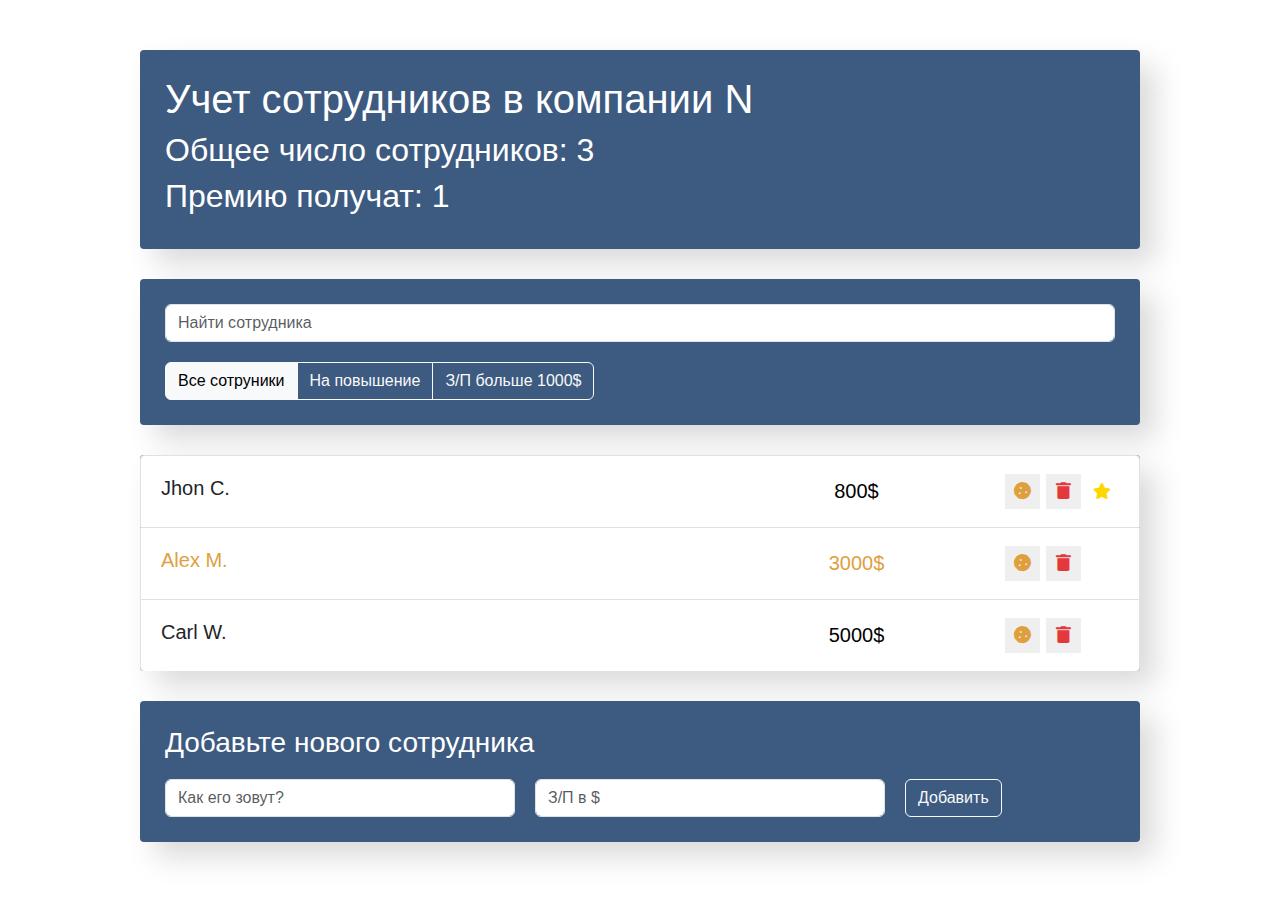
<file: spa/index.html>
<!doctype html>
<html lang="en">

<head>
    <meta charset="utf-8" />
    <link rel="icon" href="./favicon.ico" />
    <meta name="viewport" content="width=device-width,initial-scale=1" />
    <meta name="theme-color" content="#000000" />
    <link rel="stylesheet" href="https://cdnjs.cloudflare.com/ajax/libs/bootstrap/5.0.2/css/bootstrap.min.css">
    <link rel="stylesheet" href="https://cdnjs.cloudflare.com/ajax/libs/font-awesome/5.15.3/css/all.min.css">
    <meta name="description" content="Employees app!" />
    <title>Employees app</title>
    <script defer="defer" src="./static/js/main.6800992e.js"></script>
    <link href="./static/css/main.15c2bece.css" rel="stylesheet">
</head>

<body><noscript>You need to enable JavaScript to run this app.</noscript>
    <div id="root"></div>
</body>

</html>
</file>
<file: style.css>
@import url('./styles/animation.css');
@import url('./styles/firstPage.css');
@import url('./styles/modal.css');

*{
    margin: 0;
    padding: 0;
    box-sizing: border-box;
    font-family: 'Montserrat', sans-serif;
}
body {
    min-height: 100vh;
    overflow-y: scroll;
    background: linear-gradient(var(--color-gradient-bg1), var(--color-gradient-bg2));
    --color-gradinet-text1: rgb(96, 224, 228);
    --color-gradinet-text2: rgb(224, 191, 119);
    --color-gradinet-text3: rgb(224, 101, 193);
    --color-gradient-bg1: rgb(247, 226, 157);
    --color-gradient-bg2: rgb(233, 126, 188);
    --color-gradient-circle1: rgb(240, 172, 225);
    --color-gradient-circle2: rgb(241, 233, 183);
    --color-gradient-circle3: rgb(231, 162, 222);
    --color-gradient-circle4: rgb(236, 224, 171);
    --color-gradient-circle5: rgba(236, 233, 205, 0);
}
.wrapper {
    z-index: 1;
    position: relative;
}
</file>
<file: js-only/assets/css/style.css>
/*Fonts Family*/
/*Colors*/
/*Basic settings*/
html {
  /* overflow-x: hidden; */
  font-size: 10px;
}

body {
  font-family: 'Open Sans', sans-serif;
  font-weight: 400;
  font-style: normal;
  color: #000000;
}

.status {
  display: block;
  color: red;
}

.faded {
  animation-name: faded;
  animation-duration: 1s;
}

@keyframes faded {
  from {
    opacity: 0.1;
  }
  to {
    opacity: 1;
  }
}

a:hover {
  text-decoration: none;
}

a:focus,
button:focus,
input:focus,
textarea:focus {
  outline: none;
}

.no-padding {
  padding: 0 !important;
}

.form {
  /*margin-top: 2rem;*/
  padding: 2rem 5rem;
  text-align: center;
  border-radius: 1rem;
  background-color: #ffffff;
}

.form h2 {
  margin-bottom: 3rem;
  font-size: 2rem;
  font-family: 'Open Sans', sans-serif;
  font-weight: 700;
  font-style: normal;
  color: #333333;
  line-height: 1.5;
}

.form h2 span {
  font-size: 2.4rem;
  text-transform: uppercase;
}

.form_input {
  height: 5.8rem;
  padding: 0;
  margin-bottom: 2rem;
  text-align: center;
  border-radius: 1rem;
  -moz-box-sizing: border-box;
}

.form_input::-webkit-input-placeholder {
  color: #999;
  opacity: 1;
  font-size: 1.5rem;
}

.form_input::-moz-placeholder {
  color: #999;
  opacity: 1;
  font-size: 1.5rem;
}

.form_input:-moz-placeholder {
  color: #999;
  opacity: 1;
  font-size: 1.5rem;
}

.form_input:-ms-input-placeholder {
  color: #999;
  opacity: 1;
  font-size: 1.5rem;
}

.form_input:focus::-webkit-input-placeholder {
  color: transparent;
}

.form_input:focus::-moz-placeholder {
  color: transparent;
}

.form_input:focus:-moz-placeholder {
  color: transparent;
}

.form_input:focus:-ms-input-placeholder {
  color: transparent;
}

.form_notice {
  margin-top: 1rem;
  margin-bottom: 2rem;
  font-size: 1.1rem;
  color: #666;
}

.button {
  padding: 2.5rem 0rem;
  font-size: 1.7rem;
  font-family: 'Open Sans', sans-serif;
  font-weight: 700;
  font-style: normal;
  border: 1px solid #ffc600;
  border-radius: 1rem;
  background: -webkit-gradient(linear, left top, left bottom, from(#ffed26), to(#ffb400));
  background: linear-gradient(180deg, #ffed26 0%, #ffb400 100%);
  -webkit-box-shadow: 1px 2px 20px 0px rgba(255, 153, 0, 0.4);
  box-shadow: 1px 2px 20px 0px rgba(255, 153, 0, 0.4);
}

.button:hover {
  cursor: pointer;
}

.section_header {
  margin-bottom: 8rem;
  text-align: center;
  text-transform: uppercase;
}

.section_header h2 {
  font-size: 3rem;
  line-height: 1.4;
  font-family: 'Open Sans', sans-serif;
  font-weight: 700;
  font-style: normal;
  color: #333333;
}

.section_header_sub {
  margin-top: 2rem;
  margin-left: 50%;
  -webkit-transform: translateX(-50%);
  transform: translateX(-50%);
  width: 17rem;
  height: 0.2rem;
  background: url(../img/glazing/line.png) 0 0 no-repeat;
}

.arrow {
  position: absolute;
  top: 50%;
  -webkit-transform: translateY(-50%);
  transform: translateY(-50%);
  z-index: 99;
  width: 2rem;
  height: 2rem;
  border: none;
}

.prev {
  left: 0;
  background: url(../img/glazing/left_arrow.png) center no-repeat;
  background-size: 70%;
}

.next {
  right: 0;
  background: url(../img/glazing/right_arrow.png) center no-repeat;
  background-size: 70%;
}

/*Header*/
.header {
  height: 10rem;
  background-color: #ffffff;
  /*border: 1px solid red;*/
}

.header .logo {
  height: 10rem;
  display: table;
}

.header .logo_img {
  display: table-cell;
  vertical-align: middle;
}

.header .logo_img img {
  margin-right: 2rem;
}

.header .logo p {
  display: table-cell;
  vertical-align: middle;
  line-height: 1.2;
  font-size: 1.4rem;
  color: #0089cd;
}

.header_btn {
  background: #ffffff url(../img/header/edit.png) 1rem center no-repeat;
  padding: 1rem 1rem 1rem 5rem;
  border: 2px solid #55a831;
  border-radius: 1rem;
  background-color: #ffffff;
  font-size: 1.4rem;
  line-height: 1.2;
  font-family: 'Open Sans', sans-serif;
  font-weight: 700;
  font-style: normal;
  color: #55a831;
  /*p {
				display: inline-block;
			vertical-align: top;
				font-size: 1.4rem;
				line-height: 1.2;
				.bold();
				color: @green;
			}*/
}

.header_btn_wrap {
  display: table;
  width: 100%;
  height: 10rem;
}

.header_btn_wrap_block {
  display: table-cell;
  vertical-align: middle;
}

.header_btn_wrap_block img {
  margin-right: 0.7rem;
}

.header_btn:hover {
  cursor: pointer;
}

.header .working_hours {
  height: 10rem;
  display: table;
  /*text-align: right;*/
}

.header .working_hours_img {
  display: table-cell;
  vertical-align: middle;
}

.header .working_hours_img img {
  margin-right: 2rem;
}

.header .working_hours p {
  display: table-cell;
  vertical-align: middle;
  font-size: 1.4rem;
  color: #333333;
}

.header .working_hours p span {
  font-family: 'Open Sans', sans-serif;
  font-weight: 700;
  font-style: normal;
  font-size: 1.8rem;
}

.header .contact_us {
  height: 10rem;
  display: table;
  text-align: right;
}

.header .contact_us_wrap {
  display: table-cell;
  vertical-align: middle;
  line-height: 1.7;
}

.header .contact_us_wrap a {
  display: block;
  font-size: 2.3rem;
  font-family: 'Open Sans', sans-serif;
  font-weight: 700;
  font-style: normal;
  color: #333333;
  /*border: 1px solid blue;*/
}

.header .contact_us_wrap a img {
  margin-right: 1rem;
}

.header .contact_us_wrap .phone_link {
  font-size: 1.5rem;
  font-family: 'Open Sans', sans-serif;
  font-weight: 400;
  font-style: normal;
  color: #0089cd;
  text-decoration: underline;
}

/*Main*/
.main {
  padding: 10rem 0;
  background: #ffffff url(../img/main/bg.png) 0 0 no-repeat;
}

.main h1 {
  margin: 0;
  /*margin-top: -4rem;*/
  font-size: 5.5rem;
  line-height: 1.5;
  font-family: 'Open Sans', sans-serif;
  font-weight: 700;
  font-style: normal;
  color: #333333;
}

.main h1 span {
  font-size: 2.6rem;
}

.main_features {
  padding: 0;
  margin-top: 13rem;
}

.main_features_block {
  text-align: center;
}

.main_features_block .small_img {
  margin-top: 1rem;
}

.main_features_block p {
  margin-top: -6rem;
  font-size: 1.3rem;
  line-height: 1.3;
  font-family: 'Open Sans', sans-serif;
  font-weight: 700;
  font-style: normal;
  text-transform: uppercase;
  color: #ffffff;
}

.main_form {
  margin-top: 2rem;
}

/*glazing*/
.glazing {
  padding: 8rem 0;
}

.glazing_block {
  display: inline-block;
}

.glazing_block img {
  display: block;
  margin: 0 auto;
  margin-bottom: 2rem;
}

.glazing_block a {
  font-size: 1.8rem;
  font-weight: 600;
  text-decoration: underline;
  /*&:focus {
				text-decoration: none;
				color: #454545;
			}*/
}

.glazing_block a:hover {
  cursor: pointer;
}

.glazing_cold {
  margin-top: 4rem;
  padding: 2.5rem 0;
  text-align: center;
  border-bottom-left-radius: 5px;
  border-top-left-radius: 5px;
  border-top: 0.5rem solid #0089cd;
  background: -webkit-gradient(linear, left top, left bottom, from(#c7dce9), color-stop(0%, #c7dce9), to(rgba(255, 255, 255, 0)));
  background: linear-gradient(180deg, #c7dce9 0%, #c7dce9 0%, rgba(255, 255, 255, 0) 100%);
}

.glazing_cold h3 {
  margin-bottom: 2.5rem;
  font-size: 2rem;
  font-family: 'Open Sans', sans-serif;
  font-weight: 700;
  font-style: normal;
  text-transform: uppercase;
  color: #0089cd;
}

.glazing_warm {
  margin-top: 4rem;
  padding: 2.5rem 0;
  text-align: center;
  border-bottom-right-radius: 5px;
  border-top-right-radius: 5px;
  border-top: 0.5rem solid #ffb903;
  background: -webkit-gradient(linear, left top, left bottom, from(#f7eac9), color-stop(0%, #f7eac9), to(rgba(255, 255, 255, 0)));
  background: linear-gradient(180deg, #f7eac9 0%, #f7eac9 0%, rgba(255, 255, 255, 0) 100%);
}

.glazing_warm h3 {
  margin-bottom: 2.5rem;
  font-size: 2rem;
  font-family: 'Open Sans', sans-serif;
  font-weight: 700;
  font-style: normal;
  text-transform: uppercase;
  color: #ffb903;
}

.glazing ul {
  margin-top: 3.7rem;
  padding: 0 6rem;
  font-size: 1.4rem;
  font-weight: 400;
  list-style: none;
  line-height: 2.1;
  text-align: left;
}

.glazing ul li:before {
  content: '';
  display: inline-block;
  margin-right: 1.7rem;
  width: 2.5rem;
  height: 2.5rem;
  background: url(../img/glazing/check.png) no-repeat center;
  background-size: 100%;
  vertical-align: middle;
}

.glazing_price {
  padding: 0 6rem;
}

.glazing_price p {
  display: inline-block;
  margin-right: 3rem;
  vertical-align: middle;
  font-size: 2rem;
  line-height: 1.7;
  font-family: 'Open Sans', sans-serif;
  font-weight: 700;
  font-style: normal;
}

.glazing_price p span {
  font-size: 1.4rem;
  font-family: 'Open Sans', sans-serif;
  font-weight: 400;
  font-style: normal;
}

.glazing_price_btn {
  padding: 2rem 2rem;
}

.glazing .aluminum,
.glazing .plastic,
.glazing .french,
.glazing .rise {
  display: none;
}

.glazing a.active {
  text-decoration: none;
  color: #454545;
}

/*Decoration*/
.decoration {
  padding: 8rem 0;
  background-color: #f7f7f7;
}

.decoration_item {
  text-align: center;
}

.decoration_item a {
  font-size: 2rem;
  font-weight: 600;
  color: #000000;
  text-transform: uppercase;
  border-bottom: 1px dotted #000000;
}

.decoration_item a:hover {
  cursor: pointer;
}

.decoration_item a:focus {
  border: none;
  text-decoration: none;
  color: #0089cd;
  /*border-top: 1rem solid @blue;
				height: 8rem;
				padding: 2rem 1rem;
				background: -webkit-linear-gradient(-90deg, #ebebeb 0%, #ebebeb 0%, rgba(255, 255, 255, 0) 100%);
				background: -moz-linear-gradient(-90deg, #ebebeb 0%, #ebebeb 0%, rgba(255, 255, 255, 0) 100%);
				background: -o-linear-gradient(-90deg, #ebebeb 0%, #ebebeb 0%, rgba(255, 255, 255, 0) 100%);
				background: -ms-linear-gradient(-90deg, #ebebeb 0%, #ebebeb 0%, rgba(255, 255, 255, 0) 100%);
				background: linear-gradient(180deg, #ebebeb 0%, #ebebeb 0%, rgba(255, 255, 255, 0) 100%);*/
}

.decoration_item .no_click {
  /*border: 1px solid red;*/
  height: 8rem;
  padding: 2rem 0;
  border-top: 1rem solid #f7f7f7;
}

.decoration_item .after_click {
  border-top: 1rem solid #0089cd;
  height: 8rem;
  padding: 2rem 0;
  background: -webkit-gradient(linear, left top, left bottom, from(#ebebeb), color-stop(0%, #ebebeb), to(rgba(255, 255, 255, 0)));
  background: linear-gradient(180deg, #ebebeb 0%, #ebebeb 0%, rgba(255, 255, 255, 0) 100%);
}

.decoration_content {
  margin-top: 8rem;
}

.decoration_content_material img {
  margin-top: 2.5rem;
}

.decoration_content_material h3 {
  font-size: 1.4rem;
  font-weight: 600;
  line-height: 1.4;
  min-height: 4rem;
}

.decoration_content_material p {
  font-size: 1.4rem;
  font-family: 'Open Sans', sans-serif;
  font-weight: 700;
  font-style: normal;
  color: #0089cd;
}

.decoration_content_material p span {
  display: block;
  font-size: 1.2rem;
  font-family: 'Open Sans', sans-serif;
  font-weight: 400;
  font-style: normal;
  color: #000000;
}

.decoration .external,
.decoration .rising,
.decoration .roof {
  display: none;
}

/*Our works*/
.works {
  padding: 5rem 0;
}

.works img {
  margin-bottom: 3rem;
}

.works a[data-fancybox="gallery"] .lupa {
  /* position: ; */
  top: 0;
  left: 0;
  left: 50%;
  -webkit-transform: translateX(-50%);
  transform: translateX(-50%);
  top: 40%;
  opacity: 0;
  -webkit-transition: ease 0.2s;
  transition: ease 0.2s;
}

.works a[data-fancybox="gallery"]:hover .lupa {
  opacity: 1;
}

/*Guarantees*/
.guarantees {
  padding: 6rem 0 1rem;
  background-color: #0089cd;
}

.guarantees_header h2 {
  color: #ffffff;
}

.guarantees_header_sub {
  background: url(../img/guarantees/header_sub.png) 0 0 no-repeat;
}

.guarantees h3 {
  margin-top: 3rem;
  margin-bottom: 8rem;
  font-size: 1.8rem;
  font-weight: 600;
  line-height: 1.4;
  color: #ffffff;
}

.guarantees img {
  min-height: 7rem;
}

.guarantees_block:hover {
  -webkit-box-shadow: 0 14px 28px rgba(0, 0, 0, 0.25), 0 10px 10px rgba(0, 0, 0, 0.22);
  box-shadow: 0 14px 28px rgba(0, 0, 0, 0.25), 0 10px 10px rgba(0, 0, 0, 0.22);
}

/*Payment*/
.payment {
  padding: 6rem 0;
}

.payment_header {
  text-transform: none;
}

.payment_item h3 {
  display: inline-block;
  font-size: 2rem;
}

.payment_img {
  display: inline-block;
}

.payment_img img {
  margin-right: 2rem;
}

/*Sale*/
.sale {
  padding: 8rem 0;
  background: #ffffff url(../img/sale/bg.jpg) center center no-repeat;
}

.sale_title {
  margin-bottom: 8rem;
  font-size: 4.8rem;
  font-family: 'Open Sans', sans-serif;
  font-weight: 700;
  font-style: normal;
  text-transform: uppercase;
  color: #0089cd;
}

.sale_subtitle {
  margin-bottom: 8rem;
  font-size: 2.4rem;
  line-height: 1.6;
}


/* Timer */
 .timer1 {
  padding: 10px;
  border: 1px solid grey;
  background-color: white;
  color: black;
  border-radius: 10px;
  text-align: center;
  width: 360px;
  height: 150px;
}

.container1 {
  display: inline-block;

}
.numbers1 {
  display: block;
  float: left;  
  color: white;
  font-size: 40px;
  margin-right: 10px;
}

.timer1 span{
  margin-right: 2px;
  background-color: #575757;
  border-radius: 7px;
  padding: 4px;
}
.description1{
  font-size: 18px;
  text-align: center;
  color: black;
}








/*Contacts*/
.contacts {
  padding: 6rem 0;
}

.contacts_info {
  margin-top: -3rem;
}

.contacts_info h3 {
  margin-bottom: 1.8rem;
  font-size: 1.5rem;
  font-weight: 600;
  color: #0089cd;
}

.contacts_info p {
  margin-bottom: 3rem;
  font-size: 1.8rem;
  font-weight: 600;
}

.contacts_info p span {
  font-family: 'Open Sans', sans-serif;
  font-weight: 400;
  font-style: normal;
}

.contacts_info a {
  display: block;
  margin-bottom: 3rem;
  font-size: 1.8rem;
  font-weight: 600;
  color: #000000;
  text-decoration: underline;
}

.contacts .map {
  width: 100%;
}

/*Feedback*/
.feedback {
  padding: 6rem 0;
  background-color: #0089cd;
}

.feedback_block h3 {
  display: inline-block;
  margin-right: 4rem;
  font-size: 3rem;
  color: #ffffff;
}

.feedback_block a {
  font-size: 3rem;
  font-weight: 600;
  color: #ffffff;
  text-decoration: underline;
}

.footer {
  padding: 4rem 0;
}

.footer .copyright p {
  font-size: 1.5rem;
  line-height: 1.6;
}

.footer .logo {
  text-align: center;
}

.footer .contacts {
  padding: 0;
  margin: auto;
  /*border: 1px solid red;*/
  text-align: right;
}

.footer .contacts a {
  /*border: 1px solid blue;*/
  display: block;
}

.footer .contacts .phone {
  font-size: 1.8rem;
  font-family: 'Open Sans', sans-serif;
  font-weight: 700;
  font-style: normal;
  color: #333333;
}

.footer .contacts .email {
  font-size: 1.4rem;
  color: #0089cd;
  text-decoration: underline;
}

/*Modals*/
.popup,
.popup_engineer,
.popup_calc_end,
.popup_img {
  display: none;
  position: fixed;
  top: 0;
  left: 0;
  width: 100%;
  height: 100%;
  z-index: 9;
  background-color: rgba(0, 0, 0, 0.5);
}

.myimage {
  position: fixed;
  top: 0;
  left: 0;
  width: 500px;
  height: 500px;
  z-index: 10;
}

.overlay {
  display: none;
  position: fixed;
  top: 0;
  left: 0;
  width: 100%;
  height: 100%;
  z-index: 9;
  background-color: rgba(0, 0, 0, 0.7);
  opacity: 1;

}

.popup_content,
.popup_engineer_content,
.popup_calc_end_content {
  /* display: none; */
  position: fixed;
  top: 10%;
  left: 50%;
  -webkit-transform: translateX(-50%);
  transform: translateX(-50%);
  width: 40rem;
  background-color: #ffffff;
}

.popup_close,
.popup_engineer_close,
.popup_calc_end_close {
  position: absolute;
  top: -2.2rem;
  right: -5rem;
  font-size: 4rem;
  color: #ffffff;
  border: none;
  background: transparent;
}

.popup_calc {
  display: none;
  position: fixed;
  top: 0;
  left: 0;
  width: 100%;
  height: 100%;
  z-index: 9;
  background-color: rgba(0, 0, 0, 0.5);
}

.popup_calc_content {
  position: fixed;
  top: 2%;
  left: 50%;
  -webkit-transform: translateX(-50%);
  transform: translateX(-50%);
  width: 44rem;
  padding: 1rem 0.5rem 4rem;
  background-color: #ffffff;
}

.popup_calc_content h2 {
  margin-bottom: 3rem;
  font-size: 3rem;
  font-family: 'Open Sans', sans-serif;
  font-weight: 700;
  font-style: normal;
  color: #333333;
}

.popup_calc_content h3 {
  font-size: 2rem;
  margin-bottom: 3rem;
}

.popup_calc_content .balcon_icons {
  margin-bottom: 1rem;
}

.popup_calc_content .big_img img {
  display: none;
  margin-bottom: 3rem;
  width: 30rem;
}

.popup_calc_content #type1 {
  display: inline-block;
}

.do_image_more img{
    width: 110px;
    height: 70px;
    cursor: pointer;
  }

.popup_calc_close {
  position: absolute;
  top: -2.2rem;
  right: -5rem;
  font-size: 4rem;
  color: #ffffff;
  border: none;
  background: transparent;
}

.popup_calc input {
  display: inline-block;
  margin-bottom: 3rem;
  width: 10rem;
  margin-right: 0.3rem;
}

.popup_calc label {
  color: #999;
}

.popup_calc .multiplication {
  display: inline-block;
  font-size: 2rem;
  color: #323131;
  margin: 0 1rem;
}

.popup_calc_button {
  padding: 1rem 5rem;
}

.popup_calc_profile {
  display: none;
  position: fixed;
  top: 0;
  left: 0;
  width: 100%;
  height: 100%;
  z-index: 9;
  background-color: rgba(0, 0, 0, 0.5);
}

.popup_calc_profile_content {
  position: fixed;
  top: 10%;
  left: 50%;
  -webkit-transform: translateX(-50%);
  transform: translateX(-50%);
  width: 40rem;
  padding: 1rem 5rem 4rem;
  background-color: #ffffff;
  /*	label {
			margin-bottom: 1rem;
			font-size: 1.5rem;
			.regular();
		}*/
}

.popup_calc_profile_content h2 {
  margin-bottom: 3rem;
  font-size: 3rem;
  font-family: 'Open Sans', sans-serif;
  font-weight: 700;
  font-style: normal;
  color: #333333;
}

.popup_calc_profile_content h3 {
  font-size: 1.8rem;
  margin-bottom: 3rem;
}

.popup_calc_profile_content select {
  margin-bottom: 1rem;
  outline: none;
}

.popup_calc_profile_content .checkbox {
  display: none;
}

.popup_calc_profile_content .checkbox-custom {
  position: relative;
  width: 22px;
  height: 22px;
  border: 2px solid #ccc;
  border-radius: 3px;
}

.popup_calc_profile_content .checkbox-custom,
.popup_calc_profile_content .label {
  display: inline-block;
  vertical-align: middle;
}

.popup_calc_profile_content .checkbox:checked+.checkbox-custom::before {
  content: "";
  display: block;
  position: absolute;
  top: 0;
  right: 0;
  bottom: 0;
  left: 0;
}

.checkbox-custom[id="cold"]::before {
  background: url(../img/modal_calc/check.png) center center no-repeat;
}

.no-background {
  background: url();
}

.checkbox-custom[id="warm"]::before {
  background: url(../img/modal_calc/check_warm.png) center center no-repeat;
}

.popup_calc_profile_content .label {
  padding: 1.3rem 2rem;
  z-index: 18rem;
  color: #000000;
  font-size: 1.5rem;
  font-weight: 500;
}

.popup_calc_profile_content img {
  display: block;
  margin-left: 50%;
  -webkit-transform: translateX(-50%);
  transform: translateX(-50%);
}

.popup_calc_profile_close {
  position: absolute;
  top: -2.2rem;
  right: -5rem;
  font-size: 4rem;
  color: #ffffff;
  border: none;
  background: transparent;
}

.popup_calc_profile_button {
  display: block;
  margin-left: 50%;
  -webkit-transform: translateX(-50%);
  transform: translateX(-50%);
  margin-top: 1rem;
  padding: 1rem 5rem;
}

/*Media*/
@media (max-width: 1400px) {
  .main {
    background-position: -30rem 0;
  }
}

@media (max-width: 1199px) {
  .header_btn {
    padding: 1rem 1rem 1rem 5rem;
    font-size: 1.2rem;
  }

  .header .working_hours_img img {
    margin-right: 1rem;
  }

  .header .working_hours p {
    font-size: 1.3rem;
  }

  .header .working_hours p span {
    font-family: 'Open Sans', sans-serif;
    font-weight: 700;
    font-style: normal;
    font-size: 1.6rem;
  }

  .header .contact_us_wrap a {
    font-size: 2rem;
  }

  .glazing_cold img {
    width: 90%;
  }

  .glazing_warm img {
    width: 90%;
  }

  .glazing ul {
    padding: 0 2.5rem;
    padding-right: 0;
  }

  .glazing_price {
    padding: 0 2.5rem;
    padding-right: 0;
  }

  .glazing_price p {
    margin-right: 2rem;
  }

  .decoration_item a {
    font-size: 1.8rem;
  }

  /*Payment*/
  .payment_img img {
    margin-right: 1rem;
  }

}

@media (max-width: 991px) {
  .section_header h2 {
    font-size: 2.8rem;
  }

  .header {
    height: 12rem;
  }

  .header .logo {
    margin-top: 1rem;
    display: block;
  }

  .header .logo p {
    margin-top: 1rem;
    display: block;
  }

  .header_btn_wrap {
    height: 12rem;
  }

  .header .working_hours {
    height: 12rem;
  }

  .header .working_hours_img img {
    margin-right: 1rem;
  }

  .header .working_hours p {
    font-size: 1.3rem;
  }

  .header .working_hours p span {
    display: block;
    font-family: 'Open Sans', sans-serif;
    font-weight: 700;
    font-style: normal;
    font-size: 1.6rem;
  }

  .header .contact_us {
    height: 12rem;
  }

  .header .contact_us_wrap a {
    font-size: 1.4rem;
  }


  .header .contact_us_wrap .phone_link {
    font-size: 1.15rem;
  }

  .main {
    background-size: cover;
    padding: 5rem 0;
    padding-bottom: 7rem;
  }

  .main h1 {
    text-align: center;
    font-size: 5rem;
  }

  .main_features {
    margin-top: 5rem;
    margin-bottom: 7rem;
    text-align: center;
  }

  .glazing_cold img {
    width: 80%;
  }

  .glazing_warm img {
    width: 80%;
  }

  .glazing ul {
    display: inline-block;
    padding: 0;
  }

  .glazing_price {
    padding: 0;
    text-align: center;
  }

  .glazing_price p {
    margin-right: 10rem;
  }

  .decoration_img img {
    width: 100%;
  }

  .decoration_content {
    margin-top: 1rem;
  }

  .decoration_content_material img {
    margin-top: 2rem;
  }

  .decoration_content_material h3 {
    min-height: auto;
  }

  .decoration_form {
    margin-top: 3rem;
  }

  .payment_item {
    text-align: center;
  }

  .payment_item h3 {
    display: block;
  }

  .payment_img {
    min-height: 7rem;
  }

  .sale {
    padding: 5rem 0;
    background: #ffffff url(../img/sale/bg.jpg) right center no-repeat;
    background-size: cover;
  }

  .sale_title {
    margin-bottom: 3rem;
    text-align: center;
  }

  .sale_subtitle {
    margin-bottom: 3rem;
    text-align: center;
  }

  .contacts_info {
    margin-top: 3rem;
  }

  .feedback_block h3 {
    display: block;
    margin-right: 0;
    margin-bottom: 2rem;
  }
}

@media (max-width: 767px) {
  .section_header h2 {
    font-size: 2.5rem;
  }

  .header {
    height: auto;
    padding: 2rem 0;
  }

  .header .logo {
    height: auto;
    margin-top: 0;
    display: block;
    text-align: center;
  }

  .header .logo_img {
    display: block;
  }

  .header_btn_wrap {
    margin-top: 1rem;
    margin-bottom: 2rem;
    display: block;
    height: auto;
    text-align: center;
  }

  .header_btn_wrap_block {
    width: 10%;
  }

  .header .working_hours {
    display: block;
    height: auto;
  }

  .header .contact_us {
    display: block;
    height: auto;
  }

  .main_features_block {
    margin-bottom: 4rem;
  }

  .glazing_cold img {
    width: 70%;
  }

  .glazing_warm img {
    width: 70%;
  }

  .glazing_price p {
    margin-right: 3rem;
  }

  .decoration_content h3 {
    min-height: 3.7rem;
  }

  .guarantees {
    padding: 3rem 0 1rem;
  }

  .guarantees h3 {
    margin-top: 2rem;
    margin-bottom: 5rem;
    font-size: 1.5rem;
  }

  .guarantees img {
    min-height: 7rem;
  }

  .payment {
    padding-bottom: 2rem;
  }

  .payment_item h3 {
    margin-top: 1rem;
    margin-bottom: 5rem;
  }

  .payment_img {
    min-height: auto;
  }

  .contacts_info h3 {
    margin-bottom: 1rem;
  }

  .contacts_info p {
    font-size: 1.5rem;
  }

  .contacts_info a {
    font-size: 1.5rem;
  }

  .feedback_block h3 {
    font-size: 2.5rem;
  }

  .feedback_block a {
    font-size: 2.5rem;
  }

  .footer .copyright {
    text-align: center;
  }

  .footer .copyright p {
    line-height: 1.2;
  }

  .footer .logo {
    margin-top: 3rem;
    margin-bottom: 3rem;
    text-align: center;
  }

  .footer .contacts {
    padding: 0;
    margin: auto;
    /*border: 1px solid red;*/
    text-align: center;
  }

  .footer .contacts a {
    /*border: 1px solid blue;*/
    display: block;
  }

  .footer .contacts .phone {
    font-size: 1.8rem;
    font-family: 'Open Sans', sans-serif;
    font-weight: 700;
    font-style: normal;
    color: #333333;
  }

  .footer .contacts .email {
    font-size: 1.4rem;
    color: #0089cd;
    text-decoration: underline;
  }
}

@media (max-width: 530px) {
  .form {
    margin-top: 2rem;
    padding: 1.5rem 2rem;
    padding-bottom: 3rem;
  }

  .form h2 {
    margin-bottom: 1rem;
    font-size: 1.4rem;
  }

  .form h2 span {
    font-size: 2rem;
  }

  .form_input {
    padding: 2rem 3rem;
    margin-bottom: 2rem;
  }

  .form_input::-webkit-input-placeholder {
    color: #999;
    opacity: 1;
    font-size: 1.3rem;
  }

  .form_input::-moz-placeholder {
    color: #999;
    opacity: 1;
    font-size: 1.3rem;
  }

  .form_input:-moz-placeholder {
    color: #999;
    opacity: 1;
    font-size: 1.3rem;
  }

  .form_input:-ms-input-placeholder {
    color: #999;
    opacity: 1;
    font-size: 1.3rem;
  }

  .form_input:focus::-webkit-input-placeholder {
    color: transparent;
  }

  .form_input:focus::-moz-placeholder {
    color: transparent;
  }

  .form_input:focus:-moz-placeholder {
    color: transparent;
  }

  .form_input:focus:-ms-input-placeholder {
    color: transparent;
  }

  .form_notice {
    font-size: 1rem;
  }

  .button {
    padding: 1.7rem 0rem;
    font-size: 1.5rem;
  }

  .section_header {
    text-align: center;
    margin-bottom: 4rem;
  }

  .section_header h2 {
    font-size: 2rem;
  }

  .section_header_sub {
    margin-top: 1rem;
  }



  .header .working_hours p {
    font-size: 1.2rem;
  }

  .header .working_hours p span {
    font-size: 1.4rem;
  }

  .header .contact_us_wrap a {
    font-size: 1.2rem;
  }

  .header .contact_us_wrap a img {
    margin-right: 0.5rem;
    /*width: 10%;*/
  }

  .header .contact_us_wrap .phone_link {
    font-size: 1.2rem;
  }

  .main {
    padding: 3rem 0;
    padding-bottom: 5rem;
    background: #ffffff url(../img/main/bg.png) 0 0 no-repeat;
    background-size: cover;
  }

  .main h1 {
    font-size: 3rem;
    line-height: 1.5;
  }

  .main h1 span {
    font-size: 1.5rem;
  }

  .main_features {
    margin-top: 3rem;
    margin-bottom: 0;
  }

  .main_features_block {
    margin-bottom: 4rem;
  }

  .glazing {
    padding: 3rem 0;
  }

  .glazing_cold {
    margin-top: 2rem;
  }

  .glazing_warm {
    margin-top: 4rem;
  }

  .glazing_price {
    padding: 0 1rem;
  }

  .glazing_price p {
    display: block;
    margin-right: 0rem;
    margin-bottom: 2rem;
    font-size: 2rem;
    line-height: 1.2;
  }

  .glazing_price p span {
    font-size: 1.4rem;
  }

  .glazing_price_btn {
    font-size: 1.4rem;
    padding: 2rem 2rem;
  }

  .glazing ul {
    margin-top: 2rem;
    margin-bottom: 0;
    padding: 0 1rem;
    font-size: 1.2rem;
  }

  .glazing ul li:before {
    margin-right: 1rem;
  }

  .decoration {
    padding: 3rem 0;
  }

  .decoration_item a {
    font-size: 1.5rem;
  }

  .guarantees h3 {
    margin-top: 2rem;
    margin-bottom: 4rem;
    font-size: 1.2rem;
  }

  .payment {
    padding-top: 3rem;
    padding-bottom: 0;
  }

  .payment_item h3 {
    margin-top: 1rem;
    margin-bottom: 4rem;
    font-size: 1.5rem;
  }

  .payment_img {
    min-height: auto;
  }

  .sale {
    padding: 3rem 0 5rem;
  }

  .sale_title {
    font-size: 3rem;
  }

  .sale_subtitle {
    font-size: 1.8rem;
    line-height: 1.4;
  }

  .sale .eTimer {
    font-size: 1rem;
  }

  .contacts {
    padding: 3rem 0;
  }

  .feedback {
    padding: 3rem 0 4rem;
  }

  .feedback_block h3 {
    font-size: 2rem;
  }

  .feedback_block a {
    font-size: 1.5rem;
  }

  .popup_content,
  .popup_engineer_content,
  .popup_calc_end_content {
    width: 31rem;
  }

  .popup_close,
  .popup_engineer_close,
  .popup_calc_end_close {
    position: absolute;
    top: -1rem;
    right: 1rem;
    font-size: 4rem;
    color: #000000;
    border: none;
    background: transparent;
  }

  .popup_calc_close {
    position: absolute;
    top: -1rem;
    right: 1rem;
    font-size: 4rem;
    color: #000000;
    border: none;
    background: transparent;
  }

  .popup_calc_content {
    width: 42rem;
  }

  .popup_calc_content h2 {
    margin-bottom: 2rem;
    font-size: 2rem;
  }

  .popup_calc_content h3 {
    font-size: 1.7rem;
    margin-bottom: 2rem;
  }

  .popup_calc_content .balcon_icons {
    margin-bottom: 1rem;
  }

  .popup_calc_content .balcon_icons img {
    width: 20%;
  }

  .popup_calc_content .big_img img {
    margin-bottom: 2rem;
    width: 25rem;
  }

  .popup_calc_content #type1 {
    display: inline-block;
  }

  .popup_calc_button {
    padding: 1rem 5rem;
  }

  .popup_calc_profile_content {
    width: 31rem;
    padding: 1rem 1rem 4rem;
  }

  .popup_calc_profile_content h2 {
    margin-bottom: 2rem;
    font-size: 2rem;
  }

  .popup_calc_profile_content h3 {
    font-size: 1.7rem;
    margin-bottom: 2rem;
  }

  .popup_calc_profile_content select {
    margin-bottom: 1rem;
    outline: none;
  }

  .popup_calc_profile_content img {
    width: 20%;
  }

  .popup_calc_profile_close {
    position: absolute;
    top: -1rem;
    right: 1rem;
    font-size: 4rem;
    color: #000000;
    border: none;
    background: transparent;
  }

  .popup_calc_profile_button {
    padding: 1rem 5rem;
  }
}

/* small devices, tablets */
@media only screen and (max-width: 768px) {
  .animated {
    /*css transitions*/
    -webkit-transition-property: none !important;
    transition-property: none !important;
    /*css transforms*/
    -webkit-transform: none !important;
    transform: none !important;
    /*css animations*/
    -webkit-animation: none !important;
    animation: none !important;
  }
}
</file>
<file: spa/static/css/main.15c2bece.css>
.app-info,.search-panel{background-color:#3d5a80;border-radius:4px;box-shadow:15px 15px 30px rgba(0,0,0,.15);color:#fff;padding:25px}.search-panel{margin-top:30px}.btn-group{margin-top:20px}.list-group-item{padding:15px 20px}.list-group-item:last-child{border-bottom:none}.list-group-item span{cursor:pointer;font-size:20px;line-height:35px;min-width:550px}.list-group-item input{border:0;font-size:20px;line-height:35px;text-align:center}.list-group-item button{border:none;cursor:pointer;font-size:17px;height:35px;margin:3px;width:35px}.list-group-item .btn-cookie{color:#e09f3e}.list-group-item .btn-trash{color:#e5383b}.list-group-item .fa-star{color:gold;font-size:16px;height:35px;line-height:35px;opacity:0;text-align:center;-webkit-transform:translateX(30px);transform:translateX(30px);transition:all .3s;width:35px}.list-group-item.like .fa-star{opacity:1;-webkit-transform:translateX(0);transform:translateX(0)}.list-group-item.increase .list-group-item-input,.list-group-item.increase .list-group-item-label{color:#e09f3e}.list-group-item.increase .btn-star{color:#aeaeae}.app-add-form,.app-list{background-color:#3d5a80;border-radius:4px;box-shadow:15px 15px 30px rgba(0,0,0,.15);color:#fff;margin-top:30px}.app-add-form{padding:25px}.add-form{margin-top:20px}.add-form input{margin-right:20px;width:350px}.app{margin:0 auto;max-width:1000px}body{-webkit-font-smoothing:antialiased;-moz-osx-font-smoothing:grayscale;font-family:-apple-system,BlinkMacSystemFont,Segoe UI,Roboto,Oxygen,Ubuntu,Cantarell,Fira Sans,Droid Sans,Helvetica Neue,sans-serif;margin:50px 0}code{font-family:source-code-pro,Menlo,Monaco,Consolas,Courier New,monospace}
/*# sourceMappingURL=main.15c2bece.css.map*/
</file>
